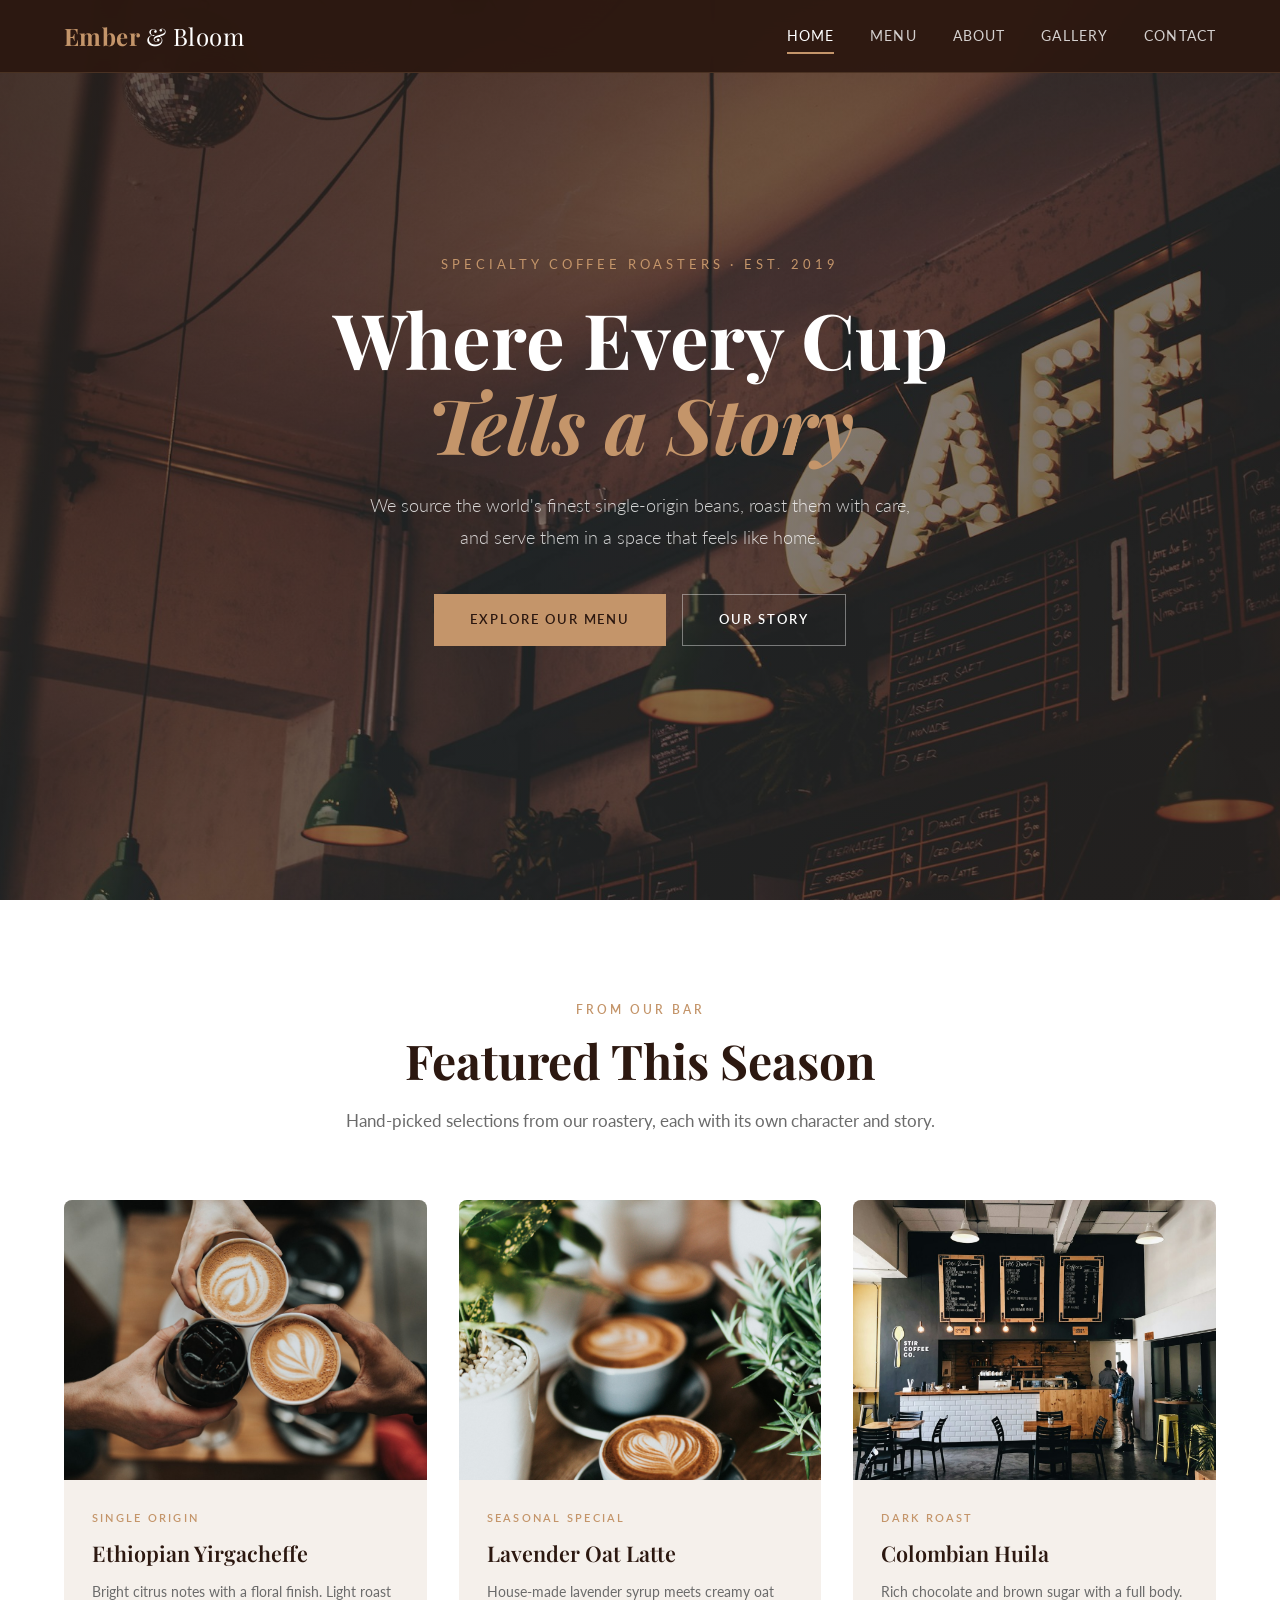
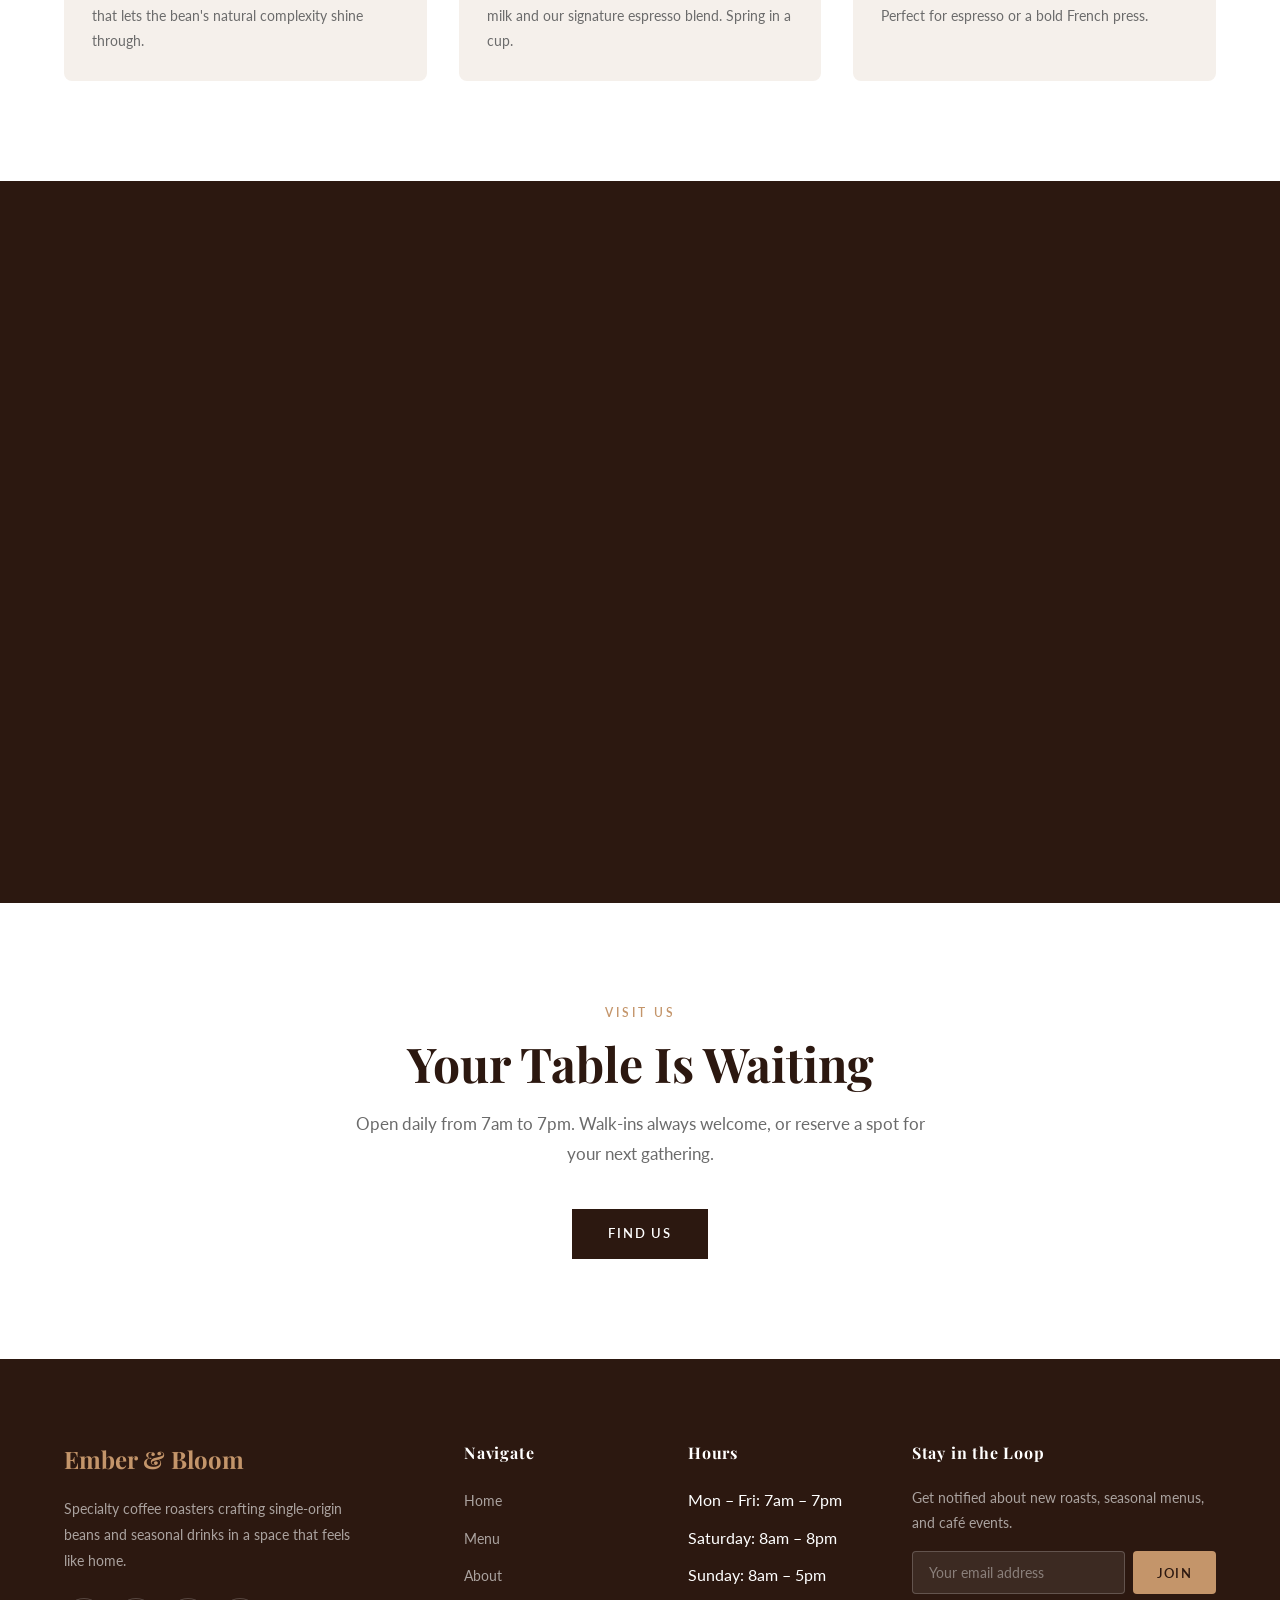
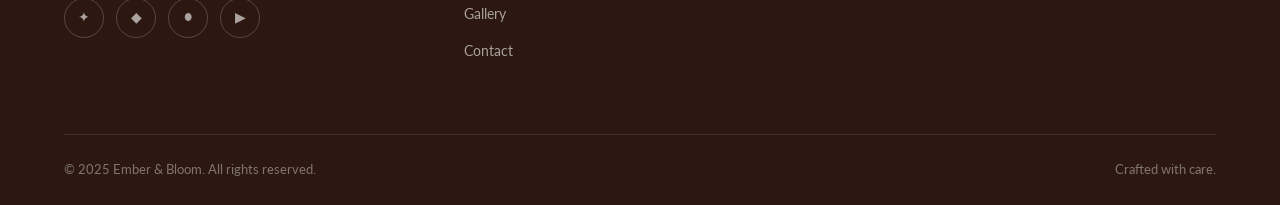
<file: index.html>
<!DOCTYPE html>
<html lang="en">
<head>
    <meta charset="UTF-8">
    <meta name="viewport" content="width=device-width, initial-scale=1.0">
    <title>Ember & Bloom — Specialty Coffee & Café</title>
    <meta name="description" content="Ember & Bloom is a specialty coffee roaster and café crafting single-origin beans, seasonal drinks, and artisan pastries in a warm, inviting space.">
    <link rel="preconnect" href="https://fonts.googleapis.com">
    <link rel="preconnect" href="https://fonts.gstatic.com" crossorigin>
    <link href="https://fonts.googleapis.com/css2?family=Playfair+Display:ital,wght@0,400;0,600;0,700;1,400;1,600&family=Lato:wght@300;400;600;700&display=swap" rel="stylesheet">
    <link rel="stylesheet" href="css/style.css">
    <link rel="icon" href="data:image/svg+xml,<svg xmlns='http://www.w3.org/2000/svg' viewBox='0 0 100 100'><text y='.9em' font-size='90'>☕</text></svg>">
</head>
<body>

    <!-- Navigation -->
    <nav class="nav">
        <div class="nav-inner">
            <a href="index.html" class="nav-logo">Ember <span>& Bloom</span></a>
            <div class="nav-links">
                <a href="index.html" class="active">Home</a>
                <a href="menu.html">Menu</a>
                <a href="about.html">About</a>
                <a href="gallery.html">Gallery</a>
                <a href="contact.html">Contact</a>
            </div>
            <button class="nav-toggle" aria-label="Toggle menu">
                <span></span>
                <span></span>
                <span></span>
            </button>
        </div>
    </nav>

    <!-- Hero Section -->
    <section class="hero">
        <div class="hero-bg" style="background-image: url('images/hero.jpg')"></div>
        <div class="hero-overlay"></div>
        <div class="hero-content">
            <p class="hero-label">Specialty Coffee Roasters · Est. 2019</p>
            <h1>Where Every Cup <em>Tells a Story</em></h1>
            <p class="hero-subtitle">We source the world's finest single-origin beans, roast them with care, and serve them in a space that feels like home.</p>
            <div class="hero-buttons">
                <a href="menu.html" class="btn btn-primary">Explore Our Menu</a>
                <a href="about.html" class="btn btn-outline">Our Story</a>
            </div>
        </div>
    </section>

    <!-- Featured Section -->
    <section class="section featured">
        <div class="container">
            <div class="section-header fade-in">
                <p class="section-label">From Our Bar</p>
                <h2 class="section-title">Featured This Season</h2>
                <p class="section-subtitle">Hand-picked selections from our roastery, each with its own character and story.</p>
            </div>
            <div class="featured-grid">
                <div class="featured-card fade-in">
                    <div class="featured-card-img">
                        <img src="images/gallery1.jpg" alt="Ethiopian Yirgacheffe pour over coffee">
                    </div>
                    <div class="featured-card-body">
                        <p class="featured-card-tag">Single Origin</p>
                        <h3 class="featured-card-title">Ethiopian Yirgacheffe</h3>
                        <p class="featured-card-desc">Bright citrus notes with a floral finish. Light roast that lets the bean's natural complexity shine through.</p>
                    </div>
                </div>
                <div class="featured-card fade-in">
                    <div class="featured-card-img">
                        <img src="images/menu.jpg" alt="Oat milk lavender latte">
                    </div>
                    <div class="featured-card-body">
                        <p class="featured-card-tag">Seasonal Special</p>
                        <h3 class="featured-card-title">Lavender Oat Latte</h3>
                        <p class="featured-card-desc">House-made lavender syrup meets creamy oat milk and our signature espresso blend. Spring in a cup.</p>
                    </div>
                </div>
                <div class="featured-card fade-in">
                    <div class="featured-card-img">
                        <img src="images/gallery4.jpg" alt="Colombian Huila dark roast beans">
                    </div>
                    <div class="featured-card-body">
                        <p class="featured-card-tag">Dark Roast</p>
                        <h3 class="featured-card-title">Colombian Huila</h3>
                        <p class="featured-card-desc">Rich chocolate and brown sugar with a full body. Perfect for espresso or a bold French press.</p>
                    </div>
                </div>
            </div>
        </div>
    </section>

    <!-- Story Teaser -->
    <section class="section story-teaser">
        <div class="container">
            <div class="story-teaser-grid">
                <div class="story-teaser-img fade-in">
                    <img src="images/story.jpg" alt="Coffee beans being roasted at Ember & Bloom">
                </div>
                <div class="story-teaser-text fade-in">
                    <p class="section-label">Our Story</p>
                    <h2 class="section-title">Roasted with Intention</h2>
                    <p>It started with a simple belief: coffee should be more than a morning ritual. It should be an experience — from the farmers who grow it, to the hands that roast it, to the moment it touches your lips. At Ember & Bloom, every batch is roasted in small lots right here in our café, letting you taste the difference that care and craft make.</p>
                    <a href="about.html" class="btn btn-primary">Read Our Story</a>
                    <div class="story-stats">
                        <div>
                            <div class="story-stat-number">12+</div>
                            <div class="story-stat-label">Origin Countries</div>
                        </div>
                        <div>
                            <div class="story-stat-number">6</div>
                            <div class="story-stat-label">Years Roasting</div>
                        </div>
                        <div>
                            <div class="story-stat-number">50k+</div>
                            <div class="story-stat-label">Cups Served</div>
                        </div>
                    </div>
                </div>
            </div>
        </div>
    </section>

    <!-- CTA Section -->
    <section class="section" style="background: var(--color-white); text-align: center;">
        <div class="container fade-in">
            <p class="section-label">Visit Us</p>
            <h2 class="section-title" style="margin-bottom: 16px;">Your Table Is Waiting</h2>
            <p class="section-subtitle" style="margin-bottom: 40px;">Open daily from 7am to 7pm. Walk-ins always welcome, or reserve a spot for your next gathering.</p>
            <a href="contact.html" class="btn btn-dark">Find Us</a>
        </div>
    </section>

    <!-- Footer -->
    <footer class="footer">
        <div class="container">
            <div class="footer-grid">
                <div class="footer-brand">
                    <h3>Ember & Bloom</h3>
                    <p>Specialty coffee roasters crafting single-origin beans and seasonal drinks in a space that feels like home.</p>
                    <div class="footer-social">
                        <a href="#" aria-label="Instagram">✦</a>
                        <a href="#" aria-label="Facebook">◆</a>
                        <a href="#" aria-label="Twitter">●</a>
                        <a href="#" aria-label="TikTok">▶</a>
                    </div>
                </div>
                <div>
                    <h4>Navigate</h4>
                    <ul class="footer-links">
                        <li><a href="index.html">Home</a></li>
                        <li><a href="menu.html">Menu</a></li>
                        <li><a href="about.html">About</a></li>
                        <li><a href="gallery.html">Gallery</a></li>
                        <li><a href="contact.html">Contact</a></li>
                    </ul>
                </div>
                <div>
                    <h4>Hours</h4>
                    <ul class="footer-links">
                        <li>Mon – Fri: 7am – 7pm</li>
                        <li>Saturday: 8am – 8pm</li>
                        <li>Sunday: 8am – 5pm</li>
                    </ul>
                </div>
                <div class="footer-newsletter">
                    <h4>Stay in the Loop</h4>
                    <p>Get notified about new roasts, seasonal menus, and café events.</p>
                    <form class="footer-newsletter-form">
                        <input type="email" placeholder="Your email address" required>
                        <button type="submit">Join</button>
                    </form>
                </div>
            </div>
            <div class="footer-bottom">
                <span>© 2025 Ember & Bloom. All rights reserved.</span>
                <span>Crafted with care.</span>
            </div>
        </div>
    </footer>

    <script src="js/main.js"></script>
</body>
</html>
</file>
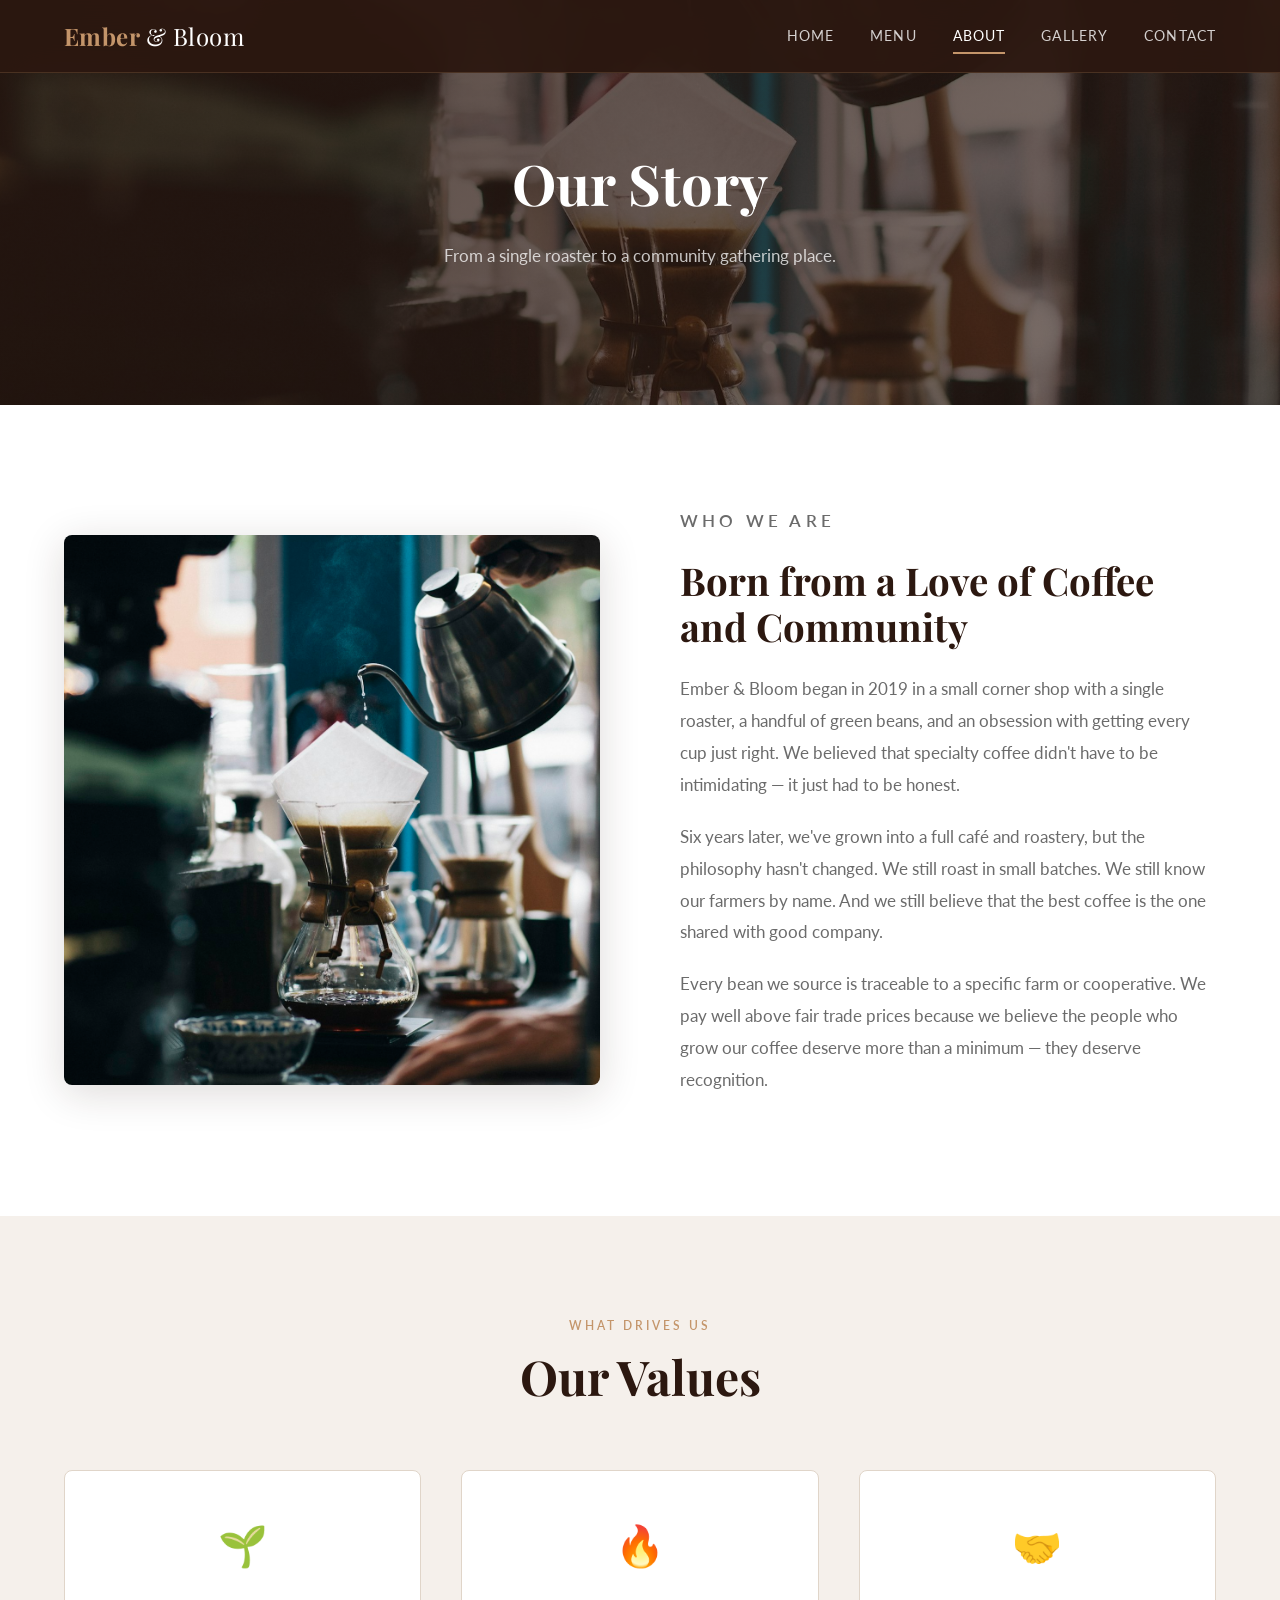
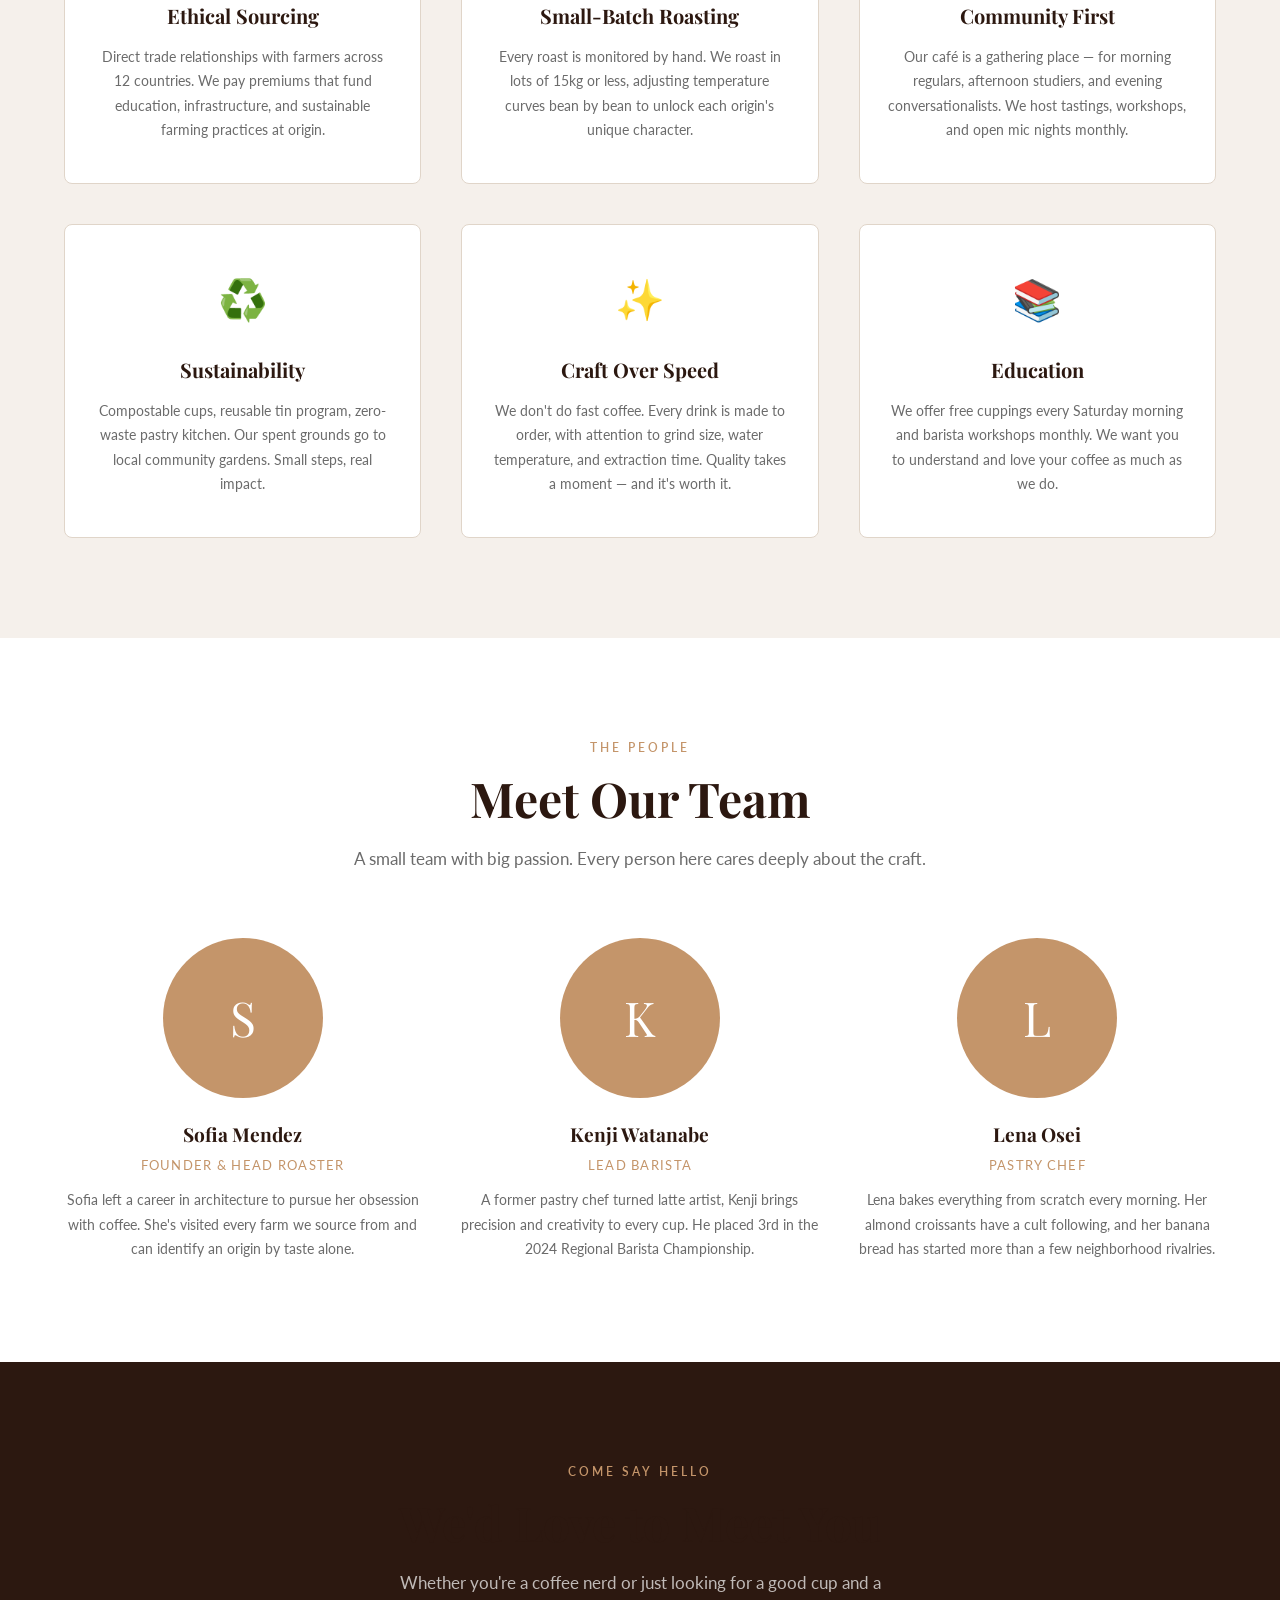
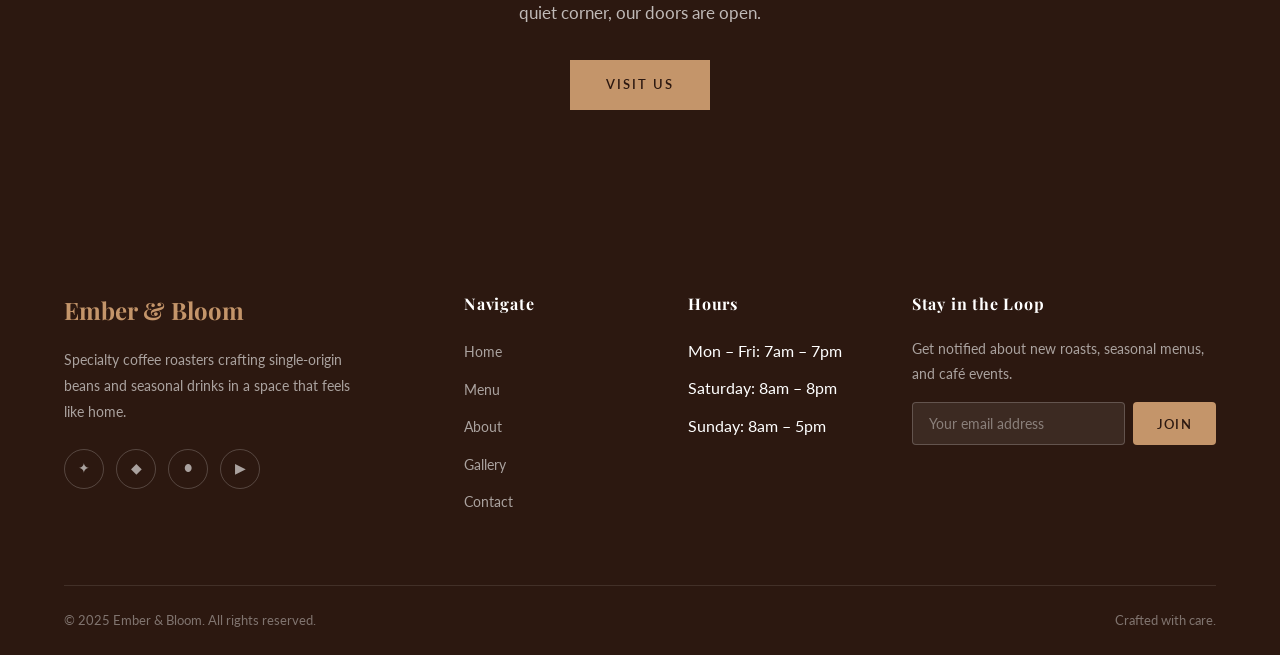
<file: about.html>
<!DOCTYPE html>
<html lang="en">
<head>
    <meta charset="UTF-8">
    <meta name="viewport" content="width=device-width, initial-scale=1.0">
    <title>About — Ember & Bloom</title>
    <meta name="description" content="Learn about Ember & Bloom's story, our team, and our commitment to ethically sourced, expertly roasted specialty coffee.">
    <link rel="preconnect" href="https://fonts.googleapis.com">
    <link rel="preconnect" href="https://fonts.gstatic.com" crossorigin>
    <link href="https://fonts.googleapis.com/css2?family=Playfair+Display:ital,wght@0,400;0,600;0,700;1,400;1,600&family=Lato:wght@300;400;600;700&display=swap" rel="stylesheet">
    <link rel="stylesheet" href="css/style.css">
    <link rel="icon" href="data:image/svg+xml,<svg xmlns='http://www.w3.org/2000/svg' viewBox='0 0 100 100'><text y='.9em' font-size='90'>☕</text></svg>">
</head>
<body>

    <!-- Navigation -->
    <nav class="nav">
        <div class="nav-inner">
            <a href="index.html" class="nav-logo">Ember <span>& Bloom</span></a>
            <div class="nav-links">
                <a href="index.html">Home</a>
                <a href="menu.html">Menu</a>
                <a href="about.html" class="active">About</a>
                <a href="gallery.html">Gallery</a>
                <a href="contact.html">Contact</a>
            </div>
            <button class="nav-toggle" aria-label="Toggle menu">
                <span></span>
                <span></span>
                <span></span>
            </button>
        </div>
    </nav>

    <!-- Hero -->
    <section class="page-hero">
        <div class="hero-bg" style="background-image: url('images/about.jpg')"></div>
        <div class="hero-overlay"></div>
        <div class="page-hero-content">
            <h1>Our Story</h1>
            <p>From a single roaster to a community gathering place.</p>
        </div>
    </section>

    <!-- Intro Section -->
    <section class="section about-intro">
        <div class="container">
            <div class="about-intro-grid">
                <div class="about-intro-img fade-in">
                    <img src="images/about.jpg" alt="Barista crafting a latte at Ember & Bloom">
                </div>
                <div class="about-intro-text fade-in">
                    <p class="section-label" style="text-align: left;">Who We Are</p>
                    <h2>Born from a Love of Coffee and Community</h2>
                    <p>Ember & Bloom began in 2019 in a small corner shop with a single roaster, a handful of green beans, and an obsession with getting every cup just right. We believed that specialty coffee didn't have to be intimidating — it just had to be honest.</p>
                    <p>Six years later, we've grown into a full café and roastery, but the philosophy hasn't changed. We still roast in small batches. We still know our farmers by name. And we still believe that the best coffee is the one shared with good company.</p>
                    <p>Every bean we source is traceable to a specific farm or cooperative. We pay well above fair trade prices because we believe the people who grow our coffee deserve more than a minimum — they deserve recognition.</p>
                </div>
            </div>
        </div>
    </section>

    <!-- Values -->
    <section class="section" style="background: var(--color-cream);">
        <div class="container">
            <div class="section-header fade-in">
                <p class="section-label">What Drives Us</p>
                <h2 class="section-title">Our Values</h2>
            </div>
            <div class="values-grid">
                <div class="value-card fade-in">
                    <div class="value-icon">🌱</div>
                    <h3>Ethical Sourcing</h3>
                    <p>Direct trade relationships with farmers across 12 countries. We pay premiums that fund education, infrastructure, and sustainable farming practices at origin.</p>
                </div>
                <div class="value-card fade-in">
                    <div class="value-icon">🔥</div>
                    <h3>Small-Batch Roasting</h3>
                    <p>Every roast is monitored by hand. We roast in lots of 15kg or less, adjusting temperature curves bean by bean to unlock each origin's unique character.</p>
                </div>
                <div class="value-card fade-in">
                    <div class="value-icon">🤝</div>
                    <h3>Community First</h3>
                    <p>Our café is a gathering place — for morning regulars, afternoon studiers, and evening conversationalists. We host tastings, workshops, and open mic nights monthly.</p>
                </div>
                <div class="value-card fade-in">
                    <div class="value-icon">♻️</div>
                    <h3>Sustainability</h3>
                    <p>Compostable cups, reusable tin program, zero-waste pastry kitchen. Our spent grounds go to local community gardens. Small steps, real impact.</p>
                </div>
                <div class="value-card fade-in">
                    <div class="value-icon">✨</div>
                    <h3>Craft Over Speed</h3>
                    <p>We don't do fast coffee. Every drink is made to order, with attention to grind size, water temperature, and extraction time. Quality takes a moment — and it's worth it.</p>
                </div>
                <div class="value-card fade-in">
                    <div class="value-icon">📚</div>
                    <h3>Education</h3>
                    <p>We offer free cuppings every Saturday morning and barista workshops monthly. We want you to understand and love your coffee as much as we do.</p>
                </div>
            </div>
        </div>
    </section>

    <!-- Team -->
    <section class="section" style="background: var(--color-white);">
        <div class="container">
            <div class="section-header fade-in">
                <p class="section-label">The People</p>
                <h2 class="section-title">Meet Our Team</h2>
                <p class="section-subtitle">A small team with big passion. Every person here cares deeply about the craft.</p>
            </div>
            <div class="team-grid">
                <div class="team-card fade-in">
                    <div class="team-avatar">S</div>
                    <h4>Sofia Mendez</h4>
                    <p class="team-role">Founder & Head Roaster</p>
                    <p>Sofia left a career in architecture to pursue her obsession with coffee. She's visited every farm we source from and can identify an origin by taste alone.</p>
                </div>
                <div class="team-card fade-in">
                    <div class="team-avatar">K</div>
                    <h4>Kenji Watanabe</h4>
                    <p class="team-role">Lead Barista</p>
                    <p>A former pastry chef turned latte artist, Kenji brings precision and creativity to every cup. He placed 3rd in the 2024 Regional Barista Championship.</p>
                </div>
                <div class="team-card fade-in">
                    <div class="team-avatar">L</div>
                    <h4>Lena Osei</h4>
                    <p class="team-role">Pastry Chef</p>
                    <p>Lena bakes everything from scratch every morning. Her almond croissants have a cult following, and her banana bread has started more than a few neighborhood rivalries.</p>
                </div>
            </div>
        </div>
    </section>

    <!-- CTA -->
    <section class="section story-teaser">
        <div class="container fade-in" style="text-align: center;">
            <p class="section-label">Come Say Hello</p>
            <h2 class="section-title" style="margin-bottom: 16px;">We'd Love to Meet You</h2>
            <p style="color: rgba(255,255,255,0.7); max-width: 500px; margin: 0 auto 32px; font-size: 1.05rem; line-height: 1.8;">Whether you're a coffee nerd or just looking for a good cup and a quiet corner, our doors are open.</p>
            <a href="contact.html" class="btn btn-primary">Visit Us</a>
        </div>
    </section>

    <!-- Footer -->
    <footer class="footer">
        <div class="container">
            <div class="footer-grid">
                <div class="footer-brand">
                    <h3>Ember & Bloom</h3>
                    <p>Specialty coffee roasters crafting single-origin beans and seasonal drinks in a space that feels like home.</p>
                    <div class="footer-social">
                        <a href="#" aria-label="Instagram">✦</a>
                        <a href="#" aria-label="Facebook">◆</a>
                        <a href="#" aria-label="Twitter">●</a>
                        <a href="#" aria-label="TikTok">▶</a>
                    </div>
                </div>
                <div>
                    <h4>Navigate</h4>
                    <ul class="footer-links">
                        <li><a href="index.html">Home</a></li>
                        <li><a href="menu.html">Menu</a></li>
                        <li><a href="about.html">About</a></li>
                        <li><a href="gallery.html">Gallery</a></li>
                        <li><a href="contact.html">Contact</a></li>
                    </ul>
                </div>
                <div>
                    <h4>Hours</h4>
                    <ul class="footer-links">
                        <li>Mon – Fri: 7am – 7pm</li>
                        <li>Saturday: 8am – 8pm</li>
                        <li>Sunday: 8am – 5pm</li>
                    </ul>
                </div>
                <div class="footer-newsletter">
                    <h4>Stay in the Loop</h4>
                    <p>Get notified about new roasts, seasonal menus, and café events.</p>
                    <form class="footer-newsletter-form">
                        <input type="email" placeholder="Your email address" required>
                        <button type="submit">Join</button>
                    </form>
                </div>
            </div>
            <div class="footer-bottom">
                <span>© 2025 Ember & Bloom. All rights reserved.</span>
                <span>Crafted with care.</span>
            </div>
        </div>
    </footer>

    <script src="js/main.js"></script>
</body>
</html>
</file>
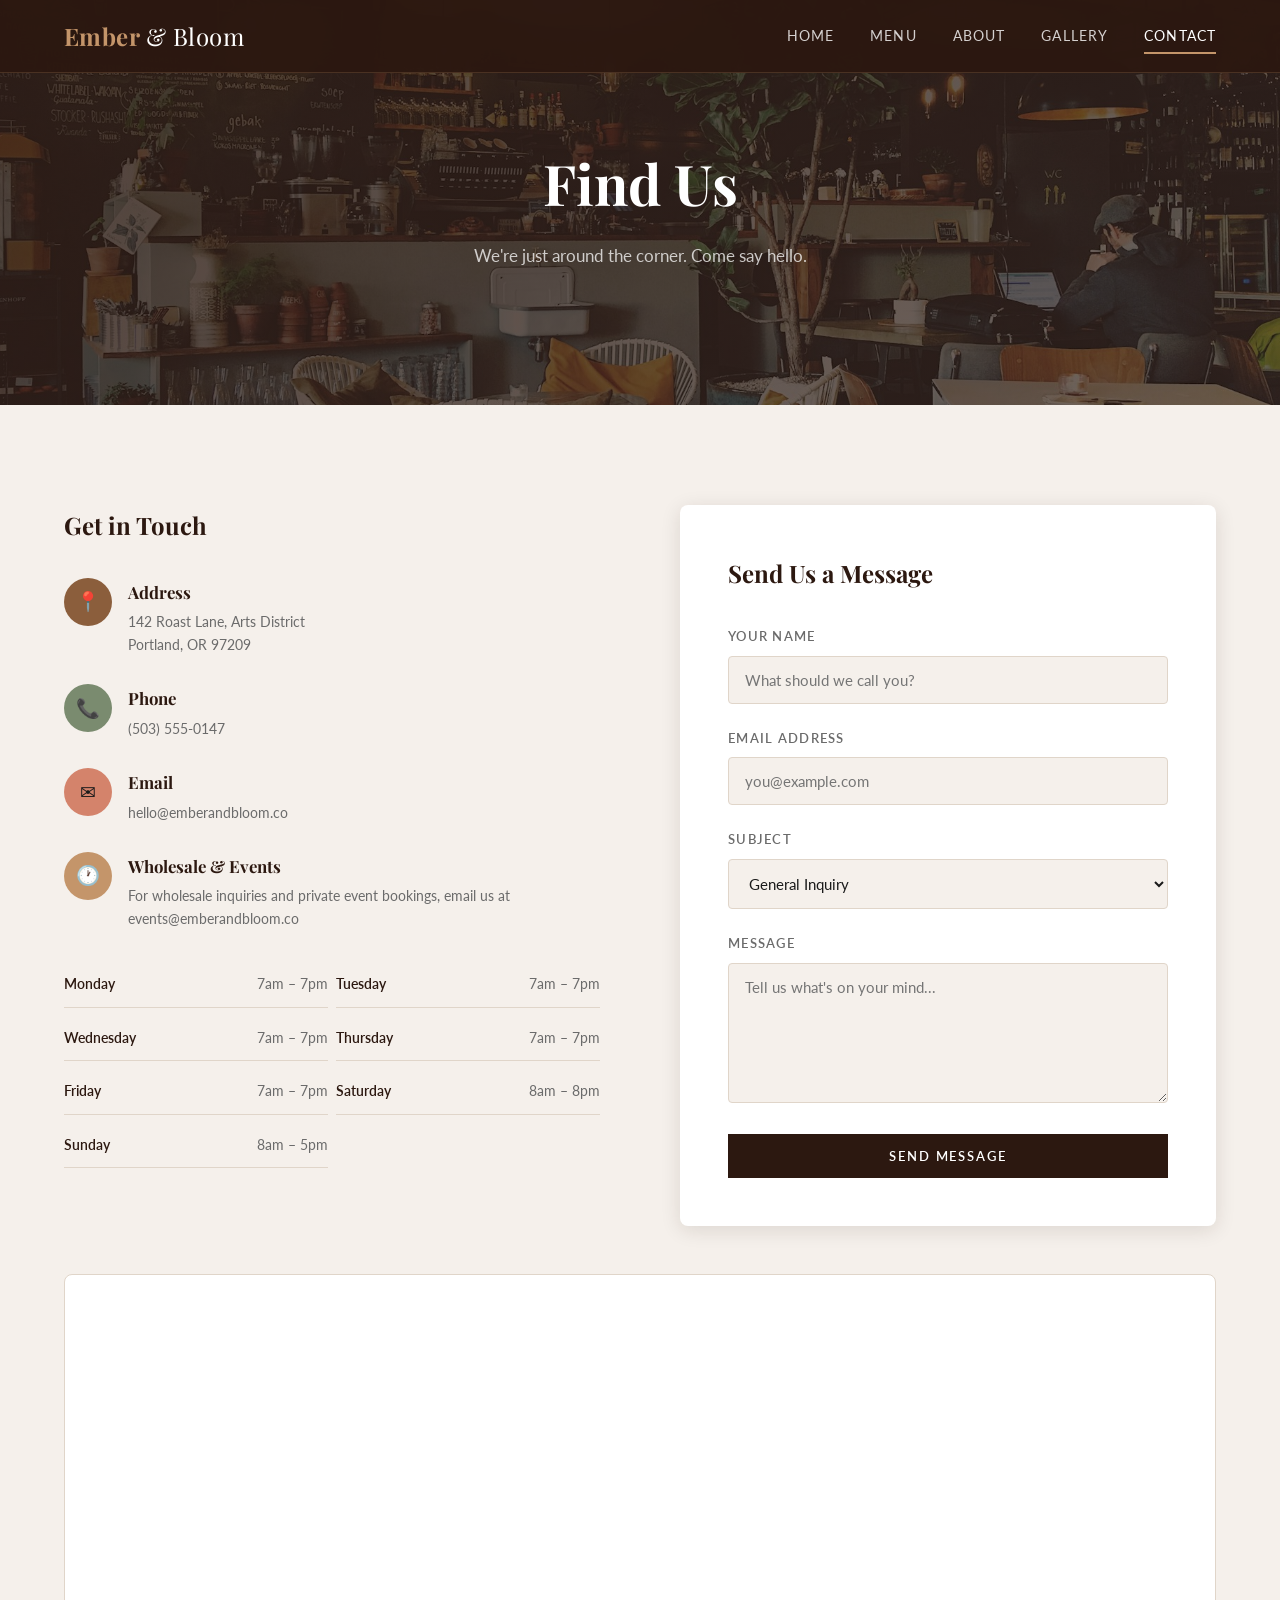
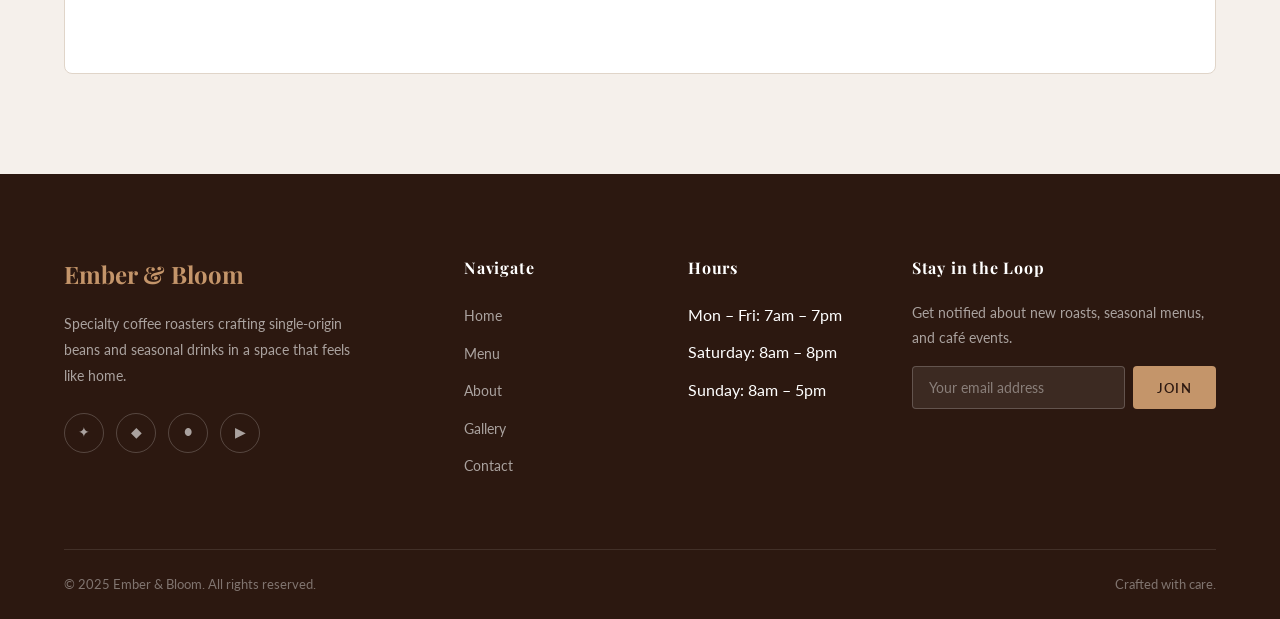
<file: contact.html>
<!DOCTYPE html>
<html lang="en">
<head>
    <meta charset="UTF-8">
    <meta name="viewport" content="width=device-width, initial-scale=1.0">
    <title>Contact — Ember & Bloom</title>
    <meta name="description" content="Find Ember & Bloom café. View our hours, location, and get in touch for events, wholesale inquiries, or just to say hello.">
    <link rel="preconnect" href="https://fonts.googleapis.com">
    <link rel="preconnect" href="https://fonts.gstatic.com" crossorigin>
    <link href="https://fonts.googleapis.com/css2?family=Playfair+Display:ital,wght@0,400;0,600;0,700;1,400;1,600&family=Lato:wght@300;400;600;700&display=swap" rel="stylesheet">
    <link rel="stylesheet" href="css/style.css">
    <link rel="icon" href="data:image/svg+xml,<svg xmlns='http://www.w3.org/2000/svg' viewBox='0 0 100 100'><text y='.9em' font-size='90'>☕</text></svg>">
</head>
<body>

    <!-- Navigation -->
    <nav class="nav">
        <div class="nav-inner">
            <a href="index.html" class="nav-logo">Ember <span>& Bloom</span></a>
            <div class="nav-links">
                <a href="index.html">Home</a>
                <a href="menu.html">Menu</a>
                <a href="about.html">About</a>
                <a href="gallery.html">Gallery</a>
                <a href="contact.html" class="active">Contact</a>
            </div>
            <button class="nav-toggle" aria-label="Toggle menu">
                <span></span>
                <span></span>
                <span></span>
            </button>
        </div>
    </nav>

    <!-- Hero -->
    <section class="page-hero">
        <div class="hero-bg" style="background-image: url('images/contact.jpg')"></div>
        <div class="hero-overlay"></div>
        <div class="page-hero-content">
            <h1>Find Us</h1>
            <p>We're just around the corner. Come say hello.</p>
        </div>
    </section>

    <!-- Contact Content -->
    <section class="section" style="background: var(--color-cream);">
        <div class="container">
            <div class="contact-grid">
                <!-- Info Side -->
                <div class="contact-info fade-in">
                    <h3>Get in Touch</h3>

                    <div class="contact-detail">
                        <div class="contact-detail-icon" style="background: var(--color-warm);">📍</div>
                        <div>
                            <h4>Address</h4>
                            <p>142 Roast Lane, Arts District<br>Portland, OR 97209</p>
                        </div>
                    </div>

                    <div class="contact-detail">
                        <div class="contact-detail-icon" style="background: var(--color-sage);">📞</div>
                        <div>
                            <h4>Phone</h4>
                            <p>(503) 555-0147</p>
                        </div>
                    </div>

                    <div class="contact-detail">
                        <div class="contact-detail-icon" style="background: var(--color-coral);">✉</div>
                        <div>
                            <h4>Email</h4>
                            <p>hello@emberandbloom.co</p>
                        </div>
                    </div>

                    <div class="contact-detail">
                        <div class="contact-detail-icon" style="background: var(--color-accent);">🕐</div>
                        <div>
                            <h4>Wholesale & Events</h4>
                            <p>For wholesale inquiries and private event bookings, email us at events@emberandbloom.co</p>
                        </div>
                    </div>

                    <div class="hours-grid">
                        <div class="hours-item">
                            <span class="day">Monday</span>
                            <span class="time">7am – 7pm</span>
                        </div>
                        <div class="hours-item">
                            <span class="day">Tuesday</span>
                            <span class="time">7am – 7pm</span>
                        </div>
                        <div class="hours-item">
                            <span class="day">Wednesday</span>
                            <span class="time">7am – 7pm</span>
                        </div>
                        <div class="hours-item">
                            <span class="day">Thursday</span>
                            <span class="time">7am – 7pm</span>
                        </div>
                        <div class="hours-item">
                            <span class="day">Friday</span>
                            <span class="time">7am – 7pm</span>
                        </div>
                        <div class="hours-item">
                            <span class="day">Saturday</span>
                            <span class="time">8am – 8pm</span>
                        </div>
                        <div class="hours-item">
                            <span class="day">Sunday</span>
                            <span class="time">8am – 5pm</span>
                        </div>
                    </div>
                </div>

                <!-- Form Side -->
                <div class="contact-form fade-in">
                    <h3>Send Us a Message</h3>
                    <form id="contactForm">
                        <div class="form-group">
                            <label for="name">Your Name</label>
                            <input type="text" id="name" name="name" placeholder="What should we call you?" required>
                        </div>
                        <div class="form-group">
                            <label for="email">Email Address</label>
                            <input type="email" id="email" name="email" placeholder="you@example.com" required>
                        </div>
                        <div class="form-group">
                            <label for="subject">Subject</label>
                            <select id="subject" name="subject">
                                <option value="general">General Inquiry</option>
                                <option value="catering">Catering & Events</option>
                                <option value="wholesale">Wholesale</option>
                                <option value="feedback">Feedback</option>
                                <option value="other">Other</option>
                            </select>
                        </div>
                        <div class="form-group">
                            <label for="message">Message</label>
                            <textarea id="message" name="message" placeholder="Tell us what's on your mind..." required></textarea>
                        </div>
                        <button type="submit" class="btn btn-dark" style="width: 100%;">Send Message</button>
                    </form>
                </div>
            </div>

            <!-- Map -->
            <div class="map-container fade-in">
                <iframe src="https://www.google.com/maps/embed?pb=!1m18!1m12!1m3!1d2795.8!2d-122.6784!3d45.5231!2m3!1f0!2f0!3f0!3m2!1i1024!2i768!4f13.1!3m3!1m2!1s0x0%3A0x0!2zNDXCsDMxJzIzLjEiTiAxMjLCsDQwJzQyLjIiVw!5e0!3m2!1sen!2sus!4v1" allowfullscreen="" loading="lazy" referrerpolicy="no-referrer-when-downgrade" title="Ember & Bloom location map"></iframe>
            </div>
        </div>
    </section>

    <!-- Footer -->
    <footer class="footer">
        <div class="container">
            <div class="footer-grid">
                <div class="footer-brand">
                    <h3>Ember & Bloom</h3>
                    <p>Specialty coffee roasters crafting single-origin beans and seasonal drinks in a space that feels like home.</p>
                    <div class="footer-social">
                        <a href="#" aria-label="Instagram">✦</a>
                        <a href="#" aria-label="Facebook">◆</a>
                        <a href="#" aria-label="Twitter">●</a>
                        <a href="#" aria-label="TikTok">▶</a>
                    </div>
                </div>
                <div>
                    <h4>Navigate</h4>
                    <ul class="footer-links">
                        <li><a href="index.html">Home</a></li>
                        <li><a href="menu.html">Menu</a></li>
                        <li><a href="about.html">About</a></li>
                        <li><a href="gallery.html">Gallery</a></li>
                        <li><a href="contact.html">Contact</a></li>
                    </ul>
                </div>
                <div>
                    <h4>Hours</h4>
                    <ul class="footer-links">
                        <li>Mon – Fri: 7am – 7pm</li>
                        <li>Saturday: 8am – 8pm</li>
                        <li>Sunday: 8am – 5pm</li>
                    </ul>
                </div>
                <div class="footer-newsletter">
                    <h4>Stay in the Loop</h4>
                    <p>Get notified about new roasts, seasonal menus, and café events.</p>
                    <form class="footer-newsletter-form">
                        <input type="email" placeholder="Your email address" required>
                        <button type="submit">Join</button>
                    </form>
                </div>
            </div>
            <div class="footer-bottom">
                <span>© 2025 Ember & Bloom. All rights reserved.</span>
                <span>Crafted with care.</span>
            </div>
        </div>
    </footer>

    <script src="js/main.js"></script>
</body>
</html>
</file>
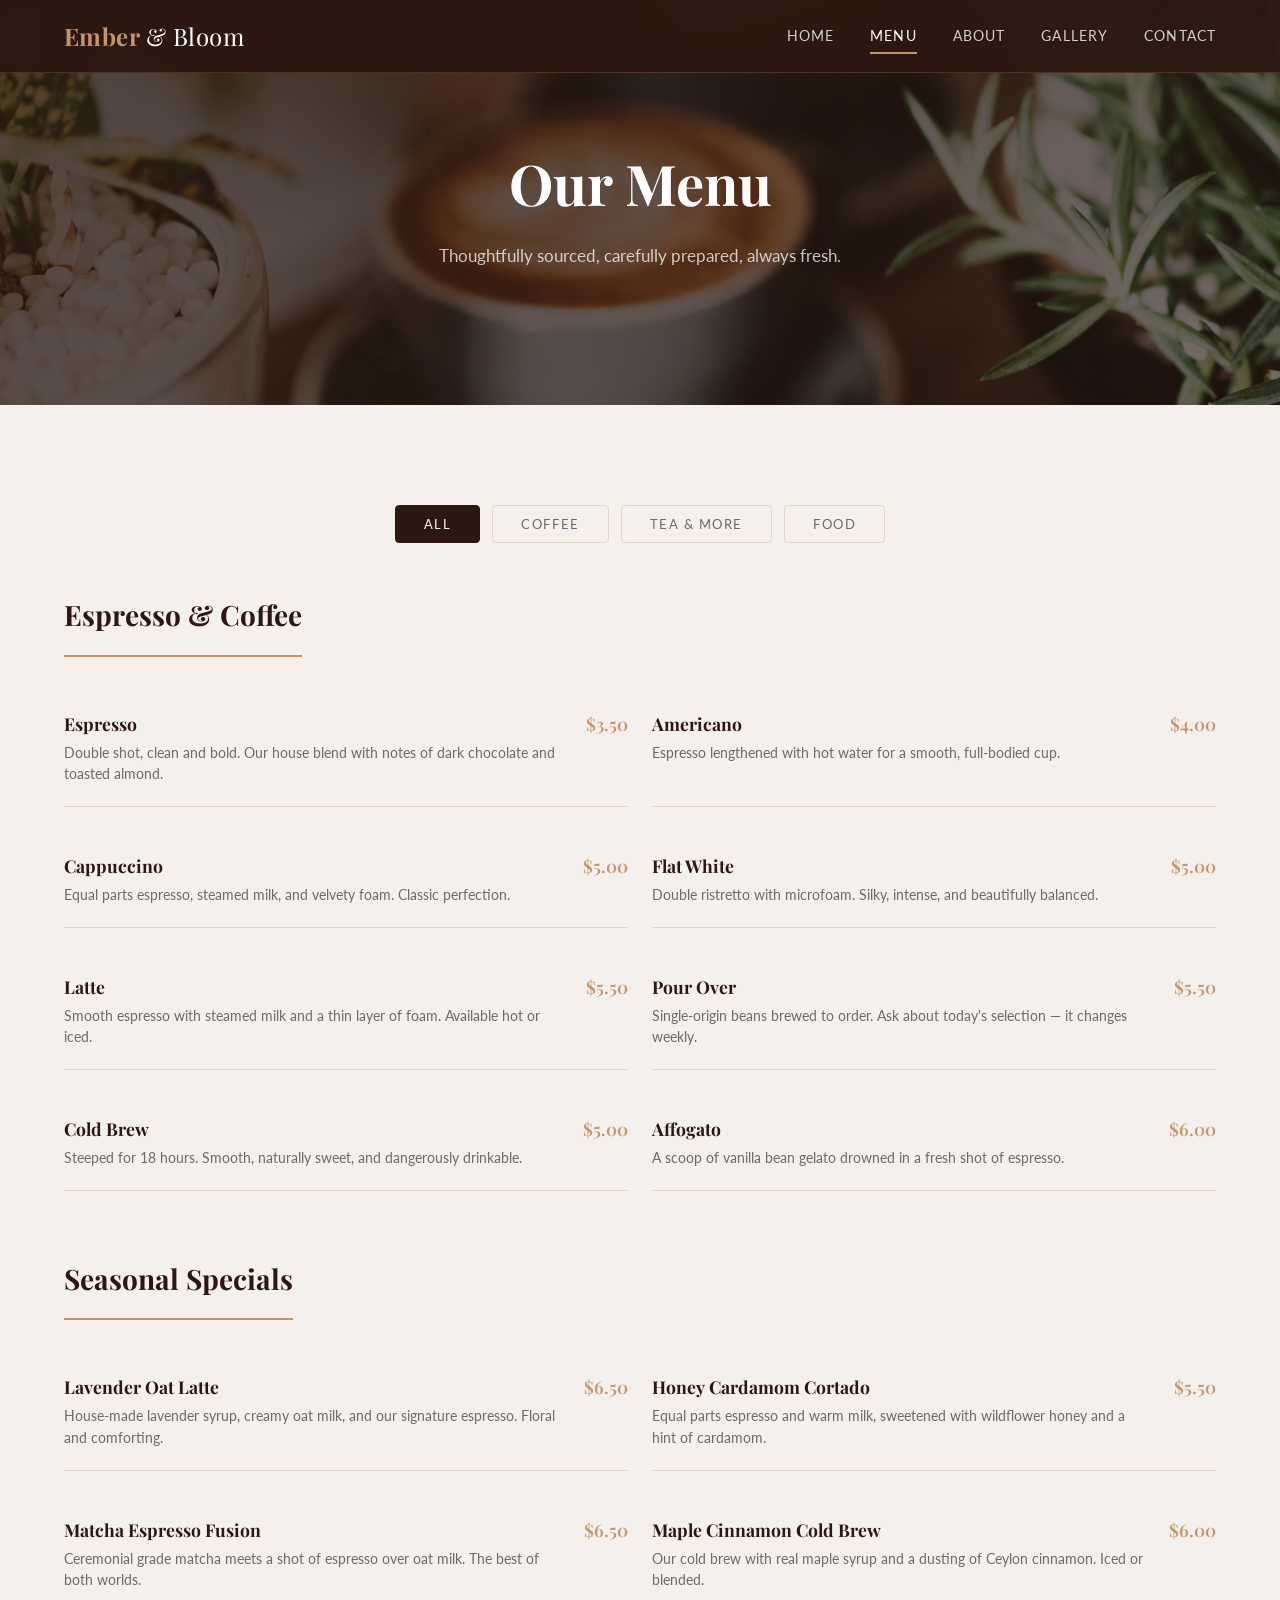
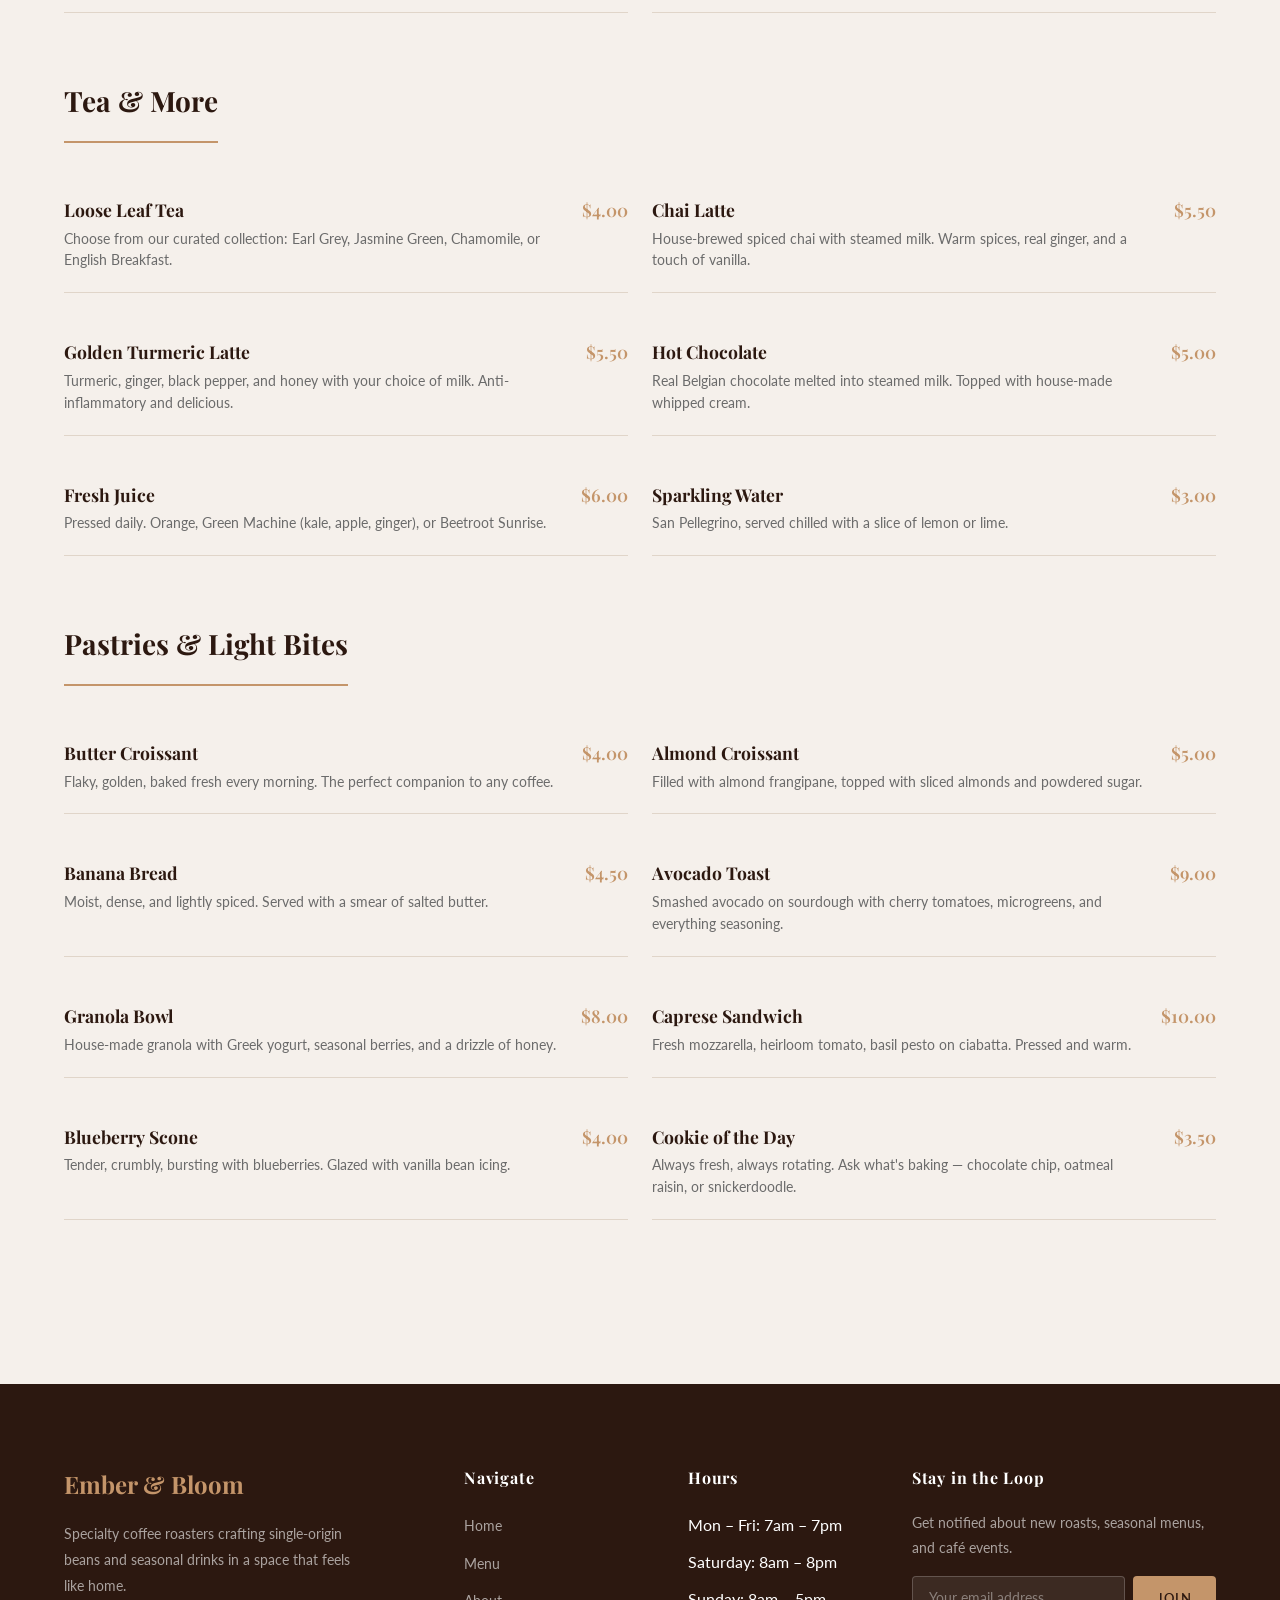
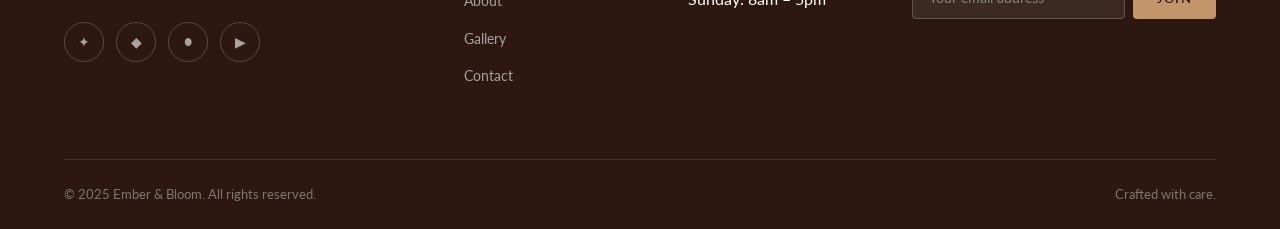
<file: menu.html>
<!DOCTYPE html>
<html lang="en">
<head>
    <meta charset="UTF-8">
    <meta name="viewport" content="width=device-width, initial-scale=1.0">
    <title>Menu — Ember & Bloom</title>
    <meta name="description" content="Explore the full menu at Ember & Bloom. Specialty espresso drinks, pour-overs, seasonal creations, fresh pastries, and light bites.">
    <link rel="preconnect" href="https://fonts.googleapis.com">
    <link rel="preconnect" href="https://fonts.gstatic.com" crossorigin>
    <link href="https://fonts.googleapis.com/css2?family=Playfair+Display:ital,wght@0,400;0,600;0,700;1,400;1,600&family=Lato:wght@300;400;600;700&display=swap" rel="stylesheet">
    <link rel="stylesheet" href="css/style.css">
    <link rel="icon" href="data:image/svg+xml,<svg xmlns='http://www.w3.org/2000/svg' viewBox='0 0 100 100'><text y='.9em' font-size='90'>☕</text></svg>">
</head>
<body>

    <!-- Navigation -->
    <nav class="nav">
        <div class="nav-inner">
            <a href="index.html" class="nav-logo">Ember <span>& Bloom</span></a>
            <div class="nav-links">
                <a href="index.html">Home</a>
                <a href="menu.html" class="active">Menu</a>
                <a href="about.html">About</a>
                <a href="gallery.html">Gallery</a>
                <a href="contact.html">Contact</a>
            </div>
            <button class="nav-toggle" aria-label="Toggle menu">
                <span></span>
                <span></span>
                <span></span>
            </button>
        </div>
    </nav>

    <!-- Hero -->
    <section class="page-hero">
        <div class="hero-bg" style="background-image: url('images/menu.jpg')"></div>
        <div class="hero-overlay"></div>
        <div class="page-hero-content">
            <h1>Our Menu</h1>
            <p>Thoughtfully sourced, carefully prepared, always fresh.</p>
        </div>
    </section>

    <!-- Menu Content -->
    <section class="section" style="background: var(--color-cream);">
        <div class="container">

            <!-- Category Filter -->
            <div class="menu-categories fade-in">
                <button class="menu-cat-btn active" data-cat="all">All</button>
                <button class="menu-cat-btn" data-cat="coffee">Coffee</button>
                <button class="menu-cat-btn" data-cat="tea">Tea & More</button>
                <button class="menu-cat-btn" data-cat="food">Food</button>
            </div>

            <!-- Espresso & Coffee -->
            <div class="menu-section fade-in" data-cat="coffee">
                <h3 class="menu-section-title">Espresso & Coffee</h3>
                <div class="menu-grid">
                    <div class="menu-item">
                        <div class="menu-item-info">
                            <h4>Espresso</h4>
                            <p>Double shot, clean and bold. Our house blend with notes of dark chocolate and toasted almond.</p>
                        </div>
                        <span class="menu-item-price">$3.50</span>
                    </div>
                    <div class="menu-item">
                        <div class="menu-item-info">
                            <h4>Americano</h4>
                            <p>Espresso lengthened with hot water for a smooth, full-bodied cup.</p>
                        </div>
                        <span class="menu-item-price">$4.00</span>
                    </div>
                    <div class="menu-item">
                        <div class="menu-item-info">
                            <h4>Cappuccino</h4>
                            <p>Equal parts espresso, steamed milk, and velvety foam. Classic perfection.</p>
                        </div>
                        <span class="menu-item-price">$5.00</span>
                    </div>
                    <div class="menu-item">
                        <div class="menu-item-info">
                            <h4>Flat White</h4>
                            <p>Double ristretto with microfoam. Silky, intense, and beautifully balanced.</p>
                        </div>
                        <span class="menu-item-price">$5.00</span>
                    </div>
                    <div class="menu-item">
                        <div class="menu-item-info">
                            <h4>Latte</h4>
                            <p>Smooth espresso with steamed milk and a thin layer of foam. Available hot or iced.</p>
                        </div>
                        <span class="menu-item-price">$5.50</span>
                    </div>
                    <div class="menu-item">
                        <div class="menu-item-info">
                            <h4>Pour Over</h4>
                            <p>Single-origin beans brewed to order. Ask about today's selection — it changes weekly.</p>
                        </div>
                        <span class="menu-item-price">$5.50</span>
                    </div>
                    <div class="menu-item">
                        <div class="menu-item-info">
                            <h4>Cold Brew</h4>
                            <p>Steeped for 18 hours. Smooth, naturally sweet, and dangerously drinkable.</p>
                        </div>
                        <span class="menu-item-price">$5.00</span>
                    </div>
                    <div class="menu-item">
                        <div class="menu-item-info">
                            <h4>Affogato</h4>
                            <p>A scoop of vanilla bean gelato drowned in a fresh shot of espresso.</p>
                        </div>
                        <span class="menu-item-price">$6.00</span>
                    </div>
                </div>
            </div>

            <!-- Seasonal Specials -->
            <div class="menu-section fade-in" data-cat="coffee">
                <h3 class="menu-section-title">Seasonal Specials</h3>
                <div class="menu-grid">
                    <div class="menu-item">
                        <div class="menu-item-info">
                            <h4>Lavender Oat Latte</h4>
                            <p>House-made lavender syrup, creamy oat milk, and our signature espresso. Floral and comforting.</p>
                        </div>
                        <span class="menu-item-price">$6.50</span>
                    </div>
                    <div class="menu-item">
                        <div class="menu-item-info">
                            <h4>Honey Cardamom Cortado</h4>
                            <p>Equal parts espresso and warm milk, sweetened with wildflower honey and a hint of cardamom.</p>
                        </div>
                        <span class="menu-item-price">$5.50</span>
                    </div>
                    <div class="menu-item">
                        <div class="menu-item-info">
                            <h4>Matcha Espresso Fusion</h4>
                            <p>Ceremonial grade matcha meets a shot of espresso over oat milk. The best of both worlds.</p>
                        </div>
                        <span class="menu-item-price">$6.50</span>
                    </div>
                    <div class="menu-item">
                        <div class="menu-item-info">
                            <h4>Maple Cinnamon Cold Brew</h4>
                            <p>Our cold brew with real maple syrup and a dusting of Ceylon cinnamon. Iced or blended.</p>
                        </div>
                        <span class="menu-item-price">$6.00</span>
                    </div>
                </div>
            </div>

            <!-- Tea & More -->
            <div class="menu-section fade-in" data-cat="tea">
                <h3 class="menu-section-title">Tea & More</h3>
                <div class="menu-grid">
                    <div class="menu-item">
                        <div class="menu-item-info">
                            <h4>Loose Leaf Tea</h4>
                            <p>Choose from our curated collection: Earl Grey, Jasmine Green, Chamomile, or English Breakfast.</p>
                        </div>
                        <span class="menu-item-price">$4.00</span>
                    </div>
                    <div class="menu-item">
                        <div class="menu-item-info">
                            <h4>Chai Latte</h4>
                            <p>House-brewed spiced chai with steamed milk. Warm spices, real ginger, and a touch of vanilla.</p>
                        </div>
                        <span class="menu-item-price">$5.50</span>
                    </div>
                    <div class="menu-item">
                        <div class="menu-item-info">
                            <h4>Golden Turmeric Latte</h4>
                            <p>Turmeric, ginger, black pepper, and honey with your choice of milk. Anti-inflammatory and delicious.</p>
                        </div>
                        <span class="menu-item-price">$5.50</span>
                    </div>
                    <div class="menu-item">
                        <div class="menu-item-info">
                            <h4>Hot Chocolate</h4>
                            <p>Real Belgian chocolate melted into steamed milk. Topped with house-made whipped cream.</p>
                        </div>
                        <span class="menu-item-price">$5.00</span>
                    </div>
                    <div class="menu-item">
                        <div class="menu-item-info">
                            <h4>Fresh Juice</h4>
                            <p>Pressed daily. Orange, Green Machine (kale, apple, ginger), or Beetroot Sunrise.</p>
                        </div>
                        <span class="menu-item-price">$6.00</span>
                    </div>
                    <div class="menu-item">
                        <div class="menu-item-info">
                            <h4>Sparkling Water</h4>
                            <p>San Pellegrino, served chilled with a slice of lemon or lime.</p>
                        </div>
                        <span class="menu-item-price">$3.00</span>
                    </div>
                </div>
            </div>

            <!-- Food -->
            <div class="menu-section fade-in" data-cat="food">
                <h3 class="menu-section-title">Pastries & Light Bites</h3>
                <div class="menu-grid">
                    <div class="menu-item">
                        <div class="menu-item-info">
                            <h4>Butter Croissant</h4>
                            <p>Flaky, golden, baked fresh every morning. The perfect companion to any coffee.</p>
                        </div>
                        <span class="menu-item-price">$4.00</span>
                    </div>
                    <div class="menu-item">
                        <div class="menu-item-info">
                            <h4>Almond Croissant</h4>
                            <p>Filled with almond frangipane, topped with sliced almonds and powdered sugar.</p>
                        </div>
                        <span class="menu-item-price">$5.00</span>
                    </div>
                    <div class="menu-item">
                        <div class="menu-item-info">
                            <h4>Banana Bread</h4>
                            <p>Moist, dense, and lightly spiced. Served with a smear of salted butter.</p>
                        </div>
                        <span class="menu-item-price">$4.50</span>
                    </div>
                    <div class="menu-item">
                        <div class="menu-item-info">
                            <h4>Avocado Toast</h4>
                            <p>Smashed avocado on sourdough with cherry tomatoes, microgreens, and everything seasoning.</p>
                        </div>
                        <span class="menu-item-price">$9.00</span>
                    </div>
                    <div class="menu-item">
                        <div class="menu-item-info">
                            <h4>Granola Bowl</h4>
                            <p>House-made granola with Greek yogurt, seasonal berries, and a drizzle of honey.</p>
                        </div>
                        <span class="menu-item-price">$8.00</span>
                    </div>
                    <div class="menu-item">
                        <div class="menu-item-info">
                            <h4>Caprese Sandwich</h4>
                            <p>Fresh mozzarella, heirloom tomato, basil pesto on ciabatta. Pressed and warm.</p>
                        </div>
                        <span class="menu-item-price">$10.00</span>
                    </div>
                    <div class="menu-item">
                        <div class="menu-item-info">
                            <h4>Blueberry Scone</h4>
                            <p>Tender, crumbly, bursting with blueberries. Glazed with vanilla bean icing.</p>
                        </div>
                        <span class="menu-item-price">$4.00</span>
                    </div>
                    <div class="menu-item">
                        <div class="menu-item-info">
                            <h4>Cookie of the Day</h4>
                            <p>Always fresh, always rotating. Ask what's baking — chocolate chip, oatmeal raisin, or snickerdoodle.</p>
                        </div>
                        <span class="menu-item-price">$3.50</span>
                    </div>
                </div>
            </div>

        </div>
    </section>

    <!-- Footer -->
    <footer class="footer">
        <div class="container">
            <div class="footer-grid">
                <div class="footer-brand">
                    <h3>Ember & Bloom</h3>
                    <p>Specialty coffee roasters crafting single-origin beans and seasonal drinks in a space that feels like home.</p>
                    <div class="footer-social">
                        <a href="#" aria-label="Instagram">✦</a>
                        <a href="#" aria-label="Facebook">◆</a>
                        <a href="#" aria-label="Twitter">●</a>
                        <a href="#" aria-label="TikTok">▶</a>
                    </div>
                </div>
                <div>
                    <h4>Navigate</h4>
                    <ul class="footer-links">
                        <li><a href="index.html">Home</a></li>
                        <li><a href="menu.html">Menu</a></li>
                        <li><a href="about.html">About</a></li>
                        <li><a href="gallery.html">Gallery</a></li>
                        <li><a href="contact.html">Contact</a></li>
                    </ul>
                </div>
                <div>
                    <h4>Hours</h4>
                    <ul class="footer-links">
                        <li>Mon – Fri: 7am – 7pm</li>
                        <li>Saturday: 8am – 8pm</li>
                        <li>Sunday: 8am – 5pm</li>
                    </ul>
                </div>
                <div class="footer-newsletter">
                    <h4>Stay in the Loop</h4>
                    <p>Get notified about new roasts, seasonal menus, and café events.</p>
                    <form class="footer-newsletter-form">
                        <input type="email" placeholder="Your email address" required>
                        <button type="submit">Join</button>
                    </form>
                </div>
            </div>
            <div class="footer-bottom">
                <span>© 2025 Ember & Bloom. All rights reserved.</span>
                <span>Crafted with care.</span>
            </div>
        </div>
    </footer>

    <script src="js/main.js"></script>
</body>
</html>
</file>
<file: css/style.css>
/* ============================================
   Ember & Bloom — Café Website Stylesheet
   Inspired by Stumptown, Blue Bottle, Intelligentsia
   ============================================ */

/* --- Reset & Base --- */
*, *::before, *::after {
    margin: 0;
    padding: 0;
    box-sizing: border-box;
}

:root {
    --color-primary: #2C1810;
    --color-warm: #8B5E3C;
    --color-accent: #C4956A;
    --color-coral: #D4836B;
    --color-sage: #7A8B6F;
    --color-cream: #F5F0EB;
    --color-white: #FFFFFF;
    --color-text: #1A1A1A;
    --color-text-light: #6B6B6B;
    --color-border: #E0D5C9;
    --font-heading: 'Playfair Display', Georgia, serif;
    --font-body: 'Lato', 'Helvetica Neue', Arial, sans-serif;
    --transition: all 0.3s cubic-bezier(0.4, 0, 0.2, 1);
    --shadow-sm: 0 2px 8px rgba(44, 24, 16, 0.08);
    --shadow-md: 0 4px 20px rgba(44, 24, 16, 0.12);
    --shadow-lg: 0 8px 40px rgba(44, 24, 16, 0.16);
}

html {
    scroll-behavior: smooth;
    font-size: 16px;
}

body {
    font-family: var(--font-body);
    color: var(--color-text);
    background: var(--color-cream);
    line-height: 1.7;
    overflow-x: hidden;
}

img {
    max-width: 100%;
    height: auto;
    display: block;
}

a {
    color: inherit;
    text-decoration: none;
    transition: var(--transition);
}

ul { list-style: none; }

.container {
    max-width: 1200px;
    margin: 0 auto;
    padding: 0 24px;
}

/* --- Navigation --- */
.nav {
    position: fixed;
    top: 0;
    left: 0;
    right: 0;
    z-index: 1000;
    background: rgba(44, 24, 16, 0.95);
    backdrop-filter: blur(20px);
    -webkit-backdrop-filter: blur(20px);
    border-bottom: 1px solid rgba(196, 149, 106, 0.2);
    transition: var(--transition);
}

.nav.scrolled {
    background: rgba(44, 24, 16, 0.98);
    box-shadow: var(--shadow-md);
}

.nav-inner {
    display: flex;
    align-items: center;
    justify-content: space-between;
    max-width: 1200px;
    margin: 0 auto;
    padding: 0 24px;
    height: 72px;
}

.nav-logo {
    font-family: var(--font-heading);
    font-size: 1.5rem;
    color: var(--color-accent);
    font-weight: 700;
    letter-spacing: 0.02em;
}

.nav-logo span {
    color: var(--color-white);
    font-weight: 400;
}

.nav-links {
    display: flex;
    align-items: center;
    gap: 36px;
}

.nav-links a {
    color: rgba(255, 255, 255, 0.8);
    font-size: 0.875rem;
    font-weight: 400;
    letter-spacing: 0.08em;
    text-transform: uppercase;
    position: relative;
    padding: 4px 0;
}

.nav-links a::after {
    content: '';
    position: absolute;
    bottom: -2px;
    left: 0;
    width: 0;
    height: 1.5px;
    background: var(--color-accent);
    transition: width 0.3s ease;
}

.nav-links a:hover,
.nav-links a.active {
    color: var(--color-white);
}

.nav-links a:hover::after,
.nav-links a.active::after {
    width: 100%;
}

.nav-toggle {
    display: none;
    flex-direction: column;
    gap: 5px;
    cursor: pointer;
    padding: 8px;
    background: none;
    border: none;
}

.nav-toggle span {
    width: 24px;
    height: 2px;
    background: var(--color-white);
    transition: var(--transition);
}

/* --- Hero Section --- */
.hero {
    position: relative;
    height: 100vh;
    min-height: 600px;
    display: flex;
    align-items: center;
    justify-content: center;
    overflow: hidden;
}

.hero-bg {
    position: absolute;
    inset: 0;
    background-size: cover;
    background-position: center;
    background-repeat: no-repeat;
    transform: scale(1.05);
    transition: transform 8s ease;
}

.hero:hover .hero-bg {
    transform: scale(1.0);
}

.hero-overlay {
    position: absolute;
    inset: 0;
    background: linear-gradient(
        135deg,
        rgba(44, 24, 16, 0.75) 0%,
        rgba(44, 24, 16, 0.5) 50%,
        rgba(44, 24, 16, 0.65) 100%
    );
}

.hero-content {
    position: relative;
    z-index: 2;
    text-align: center;
    max-width: 800px;
    padding: 0 24px;
    animation: fadeInUp 1s ease 0.3s both;
}

.hero-label {
    font-family: var(--font-body);
    font-size: 0.8rem;
    letter-spacing: 0.3em;
    text-transform: uppercase;
    color: var(--color-accent);
    margin-bottom: 20px;
    font-weight: 400;
}

.hero h1 {
    font-family: var(--font-heading);
    font-size: clamp(2.5rem, 6vw, 5rem);
    color: var(--color-white);
    font-weight: 700;
    line-height: 1.1;
    margin-bottom: 24px;
}

.hero h1 em {
    font-style: italic;
    color: var(--color-accent);
}

.hero-subtitle {
    font-size: 1.125rem;
    color: rgba(255, 255, 255, 0.8);
    max-width: 560px;
    margin: 0 auto 40px;
    font-weight: 300;
    line-height: 1.8;
}

.hero-buttons {
    display: flex;
    gap: 16px;
    justify-content: center;
    flex-wrap: wrap;
}

/* --- Buttons --- */
.btn {
    display: inline-flex;
    align-items: center;
    justify-content: center;
    padding: 14px 36px;
    font-family: var(--font-body);
    font-size: 0.8rem;
    font-weight: 600;
    letter-spacing: 0.15em;
    text-transform: uppercase;
    border: none;
    cursor: pointer;
    transition: var(--transition);
    position: relative;
    overflow: hidden;
}

.btn-primary {
    background: var(--color-accent);
    color: var(--color-primary);
}

.btn-primary:hover {
    background: var(--color-white);
    transform: translateY(-2px);
    box-shadow: var(--shadow-md);
}

.btn-outline {
    background: transparent;
    color: var(--color-white);
    border: 1.5px solid rgba(255, 255, 255, 0.4);
}

.btn-outline:hover {
    background: var(--color-white);
    color: var(--color-primary);
    border-color: var(--color-white);
}

.btn-dark {
    background: var(--color-primary);
    color: var(--color-white);
}

.btn-dark:hover {
    background: var(--color-warm);
    transform: translateY(-2px);
}

.btn-cream {
    background: var(--color-cream);
    color: var(--color-primary);
    border: 1.5px solid var(--color-border);
}

.btn-cream:hover {
    background: var(--color-primary);
    color: var(--color-white);
    border-color: var(--color-primary);
}

/* --- Section Styling --- */
.section {
    padding: 100px 0;
}

.section-header {
    text-align: center;
    margin-bottom: 64px;
}

.section-label {
    font-size: 0.75rem;
    letter-spacing: 0.25em;
    text-transform: uppercase;
    color: var(--color-accent);
    margin-bottom: 12px;
    font-weight: 600;
}

.section-title {
    font-family: var(--font-heading);
    font-size: clamp(2rem, 4vw, 3rem);
    color: var(--color-primary);
    font-weight: 700;
    line-height: 1.2;
    margin-bottom: 16px;
}

.section-subtitle {
    font-size: 1.05rem;
    color: var(--color-text-light);
    max-width: 600px;
    margin: 0 auto;
    line-height: 1.8;
}

/* --- Featured Items --- */
.featured {
    background: var(--color-white);
}

.featured-grid {
    display: grid;
    grid-template-columns: repeat(3, 1fr);
    gap: 32px;
}

.featured-card {
    position: relative;
    overflow: hidden;
    border-radius: 8px;
    background: var(--color-cream);
    transition: var(--transition);
    cursor: pointer;
}

.featured-card:hover {
    transform: translateY(-8px);
    box-shadow: var(--shadow-lg);
}

.featured-card-img {
    height: 280px;
    overflow: hidden;
}

.featured-card-img img {
    width: 100%;
    height: 100%;
    object-fit: cover;
    transition: transform 0.6s ease;
}

.featured-card:hover .featured-card-img img {
    transform: scale(1.08);
}

.featured-card-body {
    padding: 28px;
}

.featured-card-tag {
    font-size: 0.7rem;
    letter-spacing: 0.2em;
    text-transform: uppercase;
    color: var(--color-accent);
    font-weight: 600;
    margin-bottom: 8px;
}

.featured-card-title {
    font-family: var(--font-heading);
    font-size: 1.35rem;
    color: var(--color-primary);
    margin-bottom: 8px;
    font-weight: 600;
}

.featured-card-desc {
    font-size: 0.9rem;
    color: var(--color-text-light);
    line-height: 1.7;
}

/* --- Story Teaser / About Preview --- */
.story-teaser {
    background: var(--color-primary);
    color: var(--color-white);
    position: relative;
    overflow: hidden;
}

.story-teaser-grid {
    display: grid;
    grid-template-columns: 1fr 1fr;
    gap: 80px;
    align-items: center;
}

.story-teaser-img {
    border-radius: 8px;
    overflow: hidden;
    box-shadow: var(--shadow-lg);
}

.story-teaser-img img {
    width: 100%;
    height: 500px;
    object-fit: cover;
}

.story-teaser-text .section-label {
    color: var(--color-accent);
}

.story-teaser-text .section-title {
    color: var(--color-white);
    text-align: left;
}

.story-teaser-text p {
    color: rgba(255, 255, 255, 0.75);
    font-size: 1.05rem;
    line-height: 1.9;
    margin-bottom: 32px;
}

.story-stats {
    display: flex;
    gap: 48px;
    margin-top: 40px;
    padding-top: 32px;
    border-top: 1px solid rgba(255, 255, 255, 0.15);
}

.story-stat-number {
    font-family: var(--font-heading);
    font-size: 2.5rem;
    color: var(--color-accent);
    font-weight: 700;
    line-height: 1;
}

.story-stat-label {
    font-size: 0.8rem;
    color: rgba(255, 255, 255, 0.6);
    letter-spacing: 0.1em;
    text-transform: uppercase;
    margin-top: 8px;
}

/* --- Menu Page --- */
.menu-categories {
    display: flex;
    justify-content: center;
    gap: 12px;
    margin-bottom: 48px;
    flex-wrap: wrap;
}

.menu-cat-btn {
    padding: 10px 28px;
    font-family: var(--font-body);
    font-size: 0.8rem;
    letter-spacing: 0.12em;
    text-transform: uppercase;
    background: transparent;
    border: 1.5px solid var(--color-border);
    color: var(--color-text-light);
    cursor: pointer;
    transition: var(--transition);
    border-radius: 4px;
}

.menu-cat-btn:hover,
.menu-cat-btn.active {
    background: var(--color-primary);
    border-color: var(--color-primary);
    color: var(--color-white);
}

.menu-section {
    margin-bottom: 64px;
}

.menu-section-title {
    font-family: var(--font-heading);
    font-size: 1.75rem;
    color: var(--color-primary);
    margin-bottom: 32px;
    padding-bottom: 16px;
    border-bottom: 2px solid var(--color-accent);
    display: inline-block;
}

.menu-grid {
    display: grid;
    grid-template-columns: repeat(2, 1fr);
    gap: 24px;
}

.menu-item {
    display: flex;
    justify-content: space-between;
    align-items: flex-start;
    padding: 20px 0;
    border-bottom: 1px solid var(--color-border);
    transition: var(--transition);
}

.menu-item:hover {
    padding-left: 12px;
}

.menu-item-info h4 {
    font-family: var(--font-heading);
    font-size: 1.1rem;
    color: var(--color-primary);
    margin-bottom: 4px;
}

.menu-item-info p {
    font-size: 0.85rem;
    color: var(--color-text-light);
    line-height: 1.6;
}

.menu-item-price {
    font-family: var(--font-heading);
    font-size: 1.1rem;
    color: var(--color-accent);
    font-weight: 600;
    white-space: nowrap;
    margin-left: 24px;
}

.menu-hero {
    position: relative;
    height: 45vh;
    min-height: 320px;
    display: flex;
    align-items: center;
    justify-content: center;
    overflow: hidden;
}

.menu-hero .hero-bg {
    background-position: center 40%;
}

/* --- About Page --- */
.about-intro {
    background: var(--color-white);
}

.about-intro-grid {
    display: grid;
    grid-template-columns: 1fr 1fr;
    gap: 80px;
    align-items: center;
}

.about-intro-img {
    border-radius: 8px;
    overflow: hidden;
    box-shadow: var(--shadow-lg);
}

.about-intro-img img {
    width: 100%;
    height: 550px;
    object-fit: cover;
}

.about-intro-text h2 {
    font-family: var(--font-heading);
    font-size: clamp(1.75rem, 3vw, 2.5rem);
    color: var(--color-primary);
    margin-bottom: 24px;
    line-height: 1.2;
}

.about-intro-text p {
    font-size: 1.05rem;
    color: var(--color-text-light);
    line-height: 1.9;
    margin-bottom: 20px;
}

.values-grid {
    display: grid;
    grid-template-columns: repeat(3, 1fr);
    gap: 40px;
}

.value-card {
    text-align: center;
    padding: 40px 28px;
    background: var(--color-white);
    border-radius: 8px;
    transition: var(--transition);
    border: 1px solid var(--color-border);
}

.value-card:hover {
    transform: translateY(-4px);
    box-shadow: var(--shadow-md);
    border-color: var(--color-accent);
}

.value-icon {
    font-size: 2.5rem;
    margin-bottom: 20px;
}

.value-card h3 {
    font-family: var(--font-heading);
    font-size: 1.25rem;
    color: var(--color-primary);
    margin-bottom: 12px;
}

.value-card p {
    font-size: 0.9rem;
    color: var(--color-text-light);
    line-height: 1.7;
}

.team-grid {
    display: grid;
    grid-template-columns: repeat(3, 1fr);
    gap: 40px;
}

.team-card {
    text-align: center;
}

.team-avatar {
    width: 160px;
    height: 160px;
    border-radius: 50%;
    background: var(--color-accent);
    margin: 0 auto 20px;
    display: flex;
    align-items: center;
    justify-content: center;
    font-family: var(--font-heading);
    font-size: 3rem;
    color: var(--color-white);
}

.team-card h4 {
    font-family: var(--font-heading);
    font-size: 1.2rem;
    color: var(--color-primary);
    margin-bottom: 4px;
}

.team-card .team-role {
    font-size: 0.8rem;
    color: var(--color-accent);
    letter-spacing: 0.1em;
    text-transform: uppercase;
    margin-bottom: 12px;
}

.team-card p {
    font-size: 0.9rem;
    color: var(--color-text-light);
    line-height: 1.7;
}

/* --- Gallery Page --- */
.gallery-grid {
    display: grid;
    grid-template-columns: repeat(3, 1fr);
    gap: 16px;
}

.gallery-item {
    position: relative;
    overflow: hidden;
    border-radius: 8px;
    cursor: pointer;
    aspect-ratio: 4/3;
}

.gallery-item img {
    width: 100%;
    height: 100%;
    object-fit: cover;
    transition: transform 0.6s ease;
}

.gallery-item:hover img {
    transform: scale(1.1);
}

.gallery-item-overlay {
    position: absolute;
    inset: 0;
    background: rgba(44, 24, 16, 0);
    display: flex;
    align-items: center;
    justify-content: center;
    transition: var(--transition);
}

.gallery-item:hover .gallery-item-overlay {
    background: rgba(44, 24, 16, 0.4);
}

.gallery-item-overlay span {
    color: var(--color-white);
    font-size: 2rem;
    opacity: 0;
    transform: scale(0.8);
    transition: var(--transition);
}

.gallery-item:hover .gallery-item-overlay span {
    opacity: 1;
    transform: scale(1);
}

/* --- Contact Page --- */
.contact-grid {
    display: grid;
    grid-template-columns: 1fr 1fr;
    gap: 80px;
}

.contact-info h3 {
    font-family: var(--font-heading);
    font-size: 1.5rem;
    color: var(--color-primary);
    margin-bottom: 32px;
}

.contact-detail {
    display: flex;
    gap: 16px;
    margin-bottom: 28px;
    align-items: flex-start;
}

.contact-detail-icon {
    width: 48px;
    height: 48px;
    border-radius: 50%;
    background: var(--color-primary);
    display: flex;
    align-items: center;
    justify-content: center;
    font-size: 1.2rem;
    flex-shrink: 0;
}

.contact-detail h4 {
    font-family: var(--font-heading);
    font-size: 1.05rem;
    color: var(--color-primary);
    margin-bottom: 4px;
}

.contact-detail p {
    font-size: 0.9rem;
    color: var(--color-text-light);
    line-height: 1.6;
}

.contact-form {
    background: var(--color-white);
    padding: 48px;
    border-radius: 8px;
    box-shadow: var(--shadow-md);
}

.contact-form h3 {
    font-family: var(--font-heading);
    font-size: 1.5rem;
    color: var(--color-primary);
    margin-bottom: 32px;
}

.form-group {
    margin-bottom: 24px;
}

.form-group label {
    display: block;
    font-size: 0.8rem;
    letter-spacing: 0.1em;
    text-transform: uppercase;
    color: var(--color-text-light);
    margin-bottom: 8px;
    font-weight: 600;
}

.form-group input,
.form-group textarea,
.form-group select {
    width: 100%;
    padding: 14px 16px;
    font-family: var(--font-body);
    font-size: 0.95rem;
    border: 1.5px solid var(--color-border);
    border-radius: 4px;
    background: var(--color-cream);
    color: var(--color-text);
    transition: var(--transition);
    outline: none;
}

.form-group input:focus,
.form-group textarea:focus,
.form-group select:focus {
    border-color: var(--color-accent);
    box-shadow: 0 0 0 3px rgba(196, 149, 106, 0.15);
}

.form-group textarea {
    resize: vertical;
    min-height: 140px;
}

.hours-grid {
    display: grid;
    grid-template-columns: 1fr 1fr;
    gap: 8px;
    margin-top: 32px;
}

.hours-item {
    display: flex;
    justify-content: space-between;
    padding: 10px 0;
    border-bottom: 1px solid var(--color-border);
    font-size: 0.9rem;
}

.hours-item .day {
    font-weight: 600;
    color: var(--color-primary);
}

.hours-item .time {
    color: var(--color-text-light);
}

/* --- Footer --- */
.footer {
    background: var(--color-primary);
    color: var(--color-white);
    padding: 80px 0 0;
}

.footer-grid {
    display: grid;
    grid-template-columns: 2fr 1fr 1fr 1.5fr;
    gap: 48px;
    padding-bottom: 60px;
    border-bottom: 1px solid rgba(255, 255, 255, 0.1);
}

.footer-brand h3 {
    font-family: var(--font-heading);
    font-size: 1.5rem;
    color: var(--color-accent);
    margin-bottom: 16px;
}

.footer-brand p {
    color: rgba(255, 255, 255, 0.6);
    font-size: 0.9rem;
    line-height: 1.8;
    max-width: 300px;
}

.footer h4 {
    font-family: var(--font-heading);
    font-size: 1rem;
    margin-bottom: 20px;
    color: var(--color-white);
    letter-spacing: 0.05em;
}

.footer-links li {
    margin-bottom: 10px;
}

.footer-links a {
    color: rgba(255, 255, 255, 0.6);
    font-size: 0.9rem;
    transition: var(--transition);
}

.footer-links a:hover {
    color: var(--color-accent);
    padding-left: 4px;
}

.footer-newsletter p {
    color: rgba(255, 255, 255, 0.6);
    font-size: 0.9rem;
    margin-bottom: 16px;
    line-height: 1.7;
}

.footer-newsletter-form {
    display: flex;
    gap: 8px;
}

.footer-newsletter-form input {
    flex: 1;
    padding: 12px 16px;
    font-family: var(--font-body);
    font-size: 0.9rem;
    border: 1px solid rgba(255, 255, 255, 0.2);
    border-radius: 4px;
    background: rgba(255, 255, 255, 0.08);
    color: var(--color-white);
    outline: none;
    transition: var(--transition);
}

.footer-newsletter-form input::placeholder {
    color: rgba(255, 255, 255, 0.4);
}

.footer-newsletter-form input:focus {
    border-color: var(--color-accent);
}

.footer-newsletter-form button {
    padding: 12px 24px;
    background: var(--color-accent);
    color: var(--color-primary);
    border: none;
    border-radius: 4px;
    font-family: var(--font-body);
    font-size: 0.8rem;
    font-weight: 600;
    letter-spacing: 0.1em;
    text-transform: uppercase;
    cursor: pointer;
    transition: var(--transition);
}

.footer-newsletter-form button:hover {
    background: var(--color-white);
}

.footer-social {
    display: flex;
    gap: 12px;
    margin-top: 24px;
}

.footer-social a {
    width: 40px;
    height: 40px;
    border-radius: 50%;
    border: 1px solid rgba(255, 255, 255, 0.2);
    display: flex;
    align-items: center;
    justify-content: center;
    color: rgba(255, 255, 255, 0.6);
    font-size: 0.9rem;
    transition: var(--transition);
}

.footer-social a:hover {
    background: var(--color-accent);
    border-color: var(--color-accent);
    color: var(--color-primary);
}

.footer-bottom {
    padding: 24px 0;
    display: flex;
    justify-content: space-between;
    align-items: center;
    font-size: 0.8rem;
    color: rgba(255, 255, 255, 0.4);
}

/* --- Animations --- */
@keyframes fadeInUp {
    from {
        opacity: 0;
        transform: translateY(30px);
    }
    to {
        opacity: 1;
        transform: translateY(0);
    }
}

@keyframes fadeIn {
    from { opacity: 0; }
    to { opacity: 1; }
}

.fade-in {
    opacity: 0;
    transform: translateY(20px);
    transition: opacity 0.6s ease, transform 0.6s ease;
}

.fade-in.visible {
    opacity: 1;
    transform: translateY(0);
}

/* --- Page Hero (shared for subpages) --- */
.page-hero {
    position: relative;
    height: 45vh;
    min-height: 340px;
    display: flex;
    align-items: center;
    justify-content: center;
    overflow: hidden;
}

.page-hero .hero-overlay {
    background: linear-gradient(
        135deg,
        rgba(44, 24, 16, 0.8) 0%,
        rgba(44, 24, 16, 0.6) 100%
    );
}

.page-hero-content {
    position: relative;
    z-index: 2;
    text-align: center;
    animation: fadeInUp 0.8s ease both;
}

.page-hero-content h1 {
    font-family: var(--font-heading);
    font-size: clamp(2rem, 5vw, 3.5rem);
    color: var(--color-white);
    font-weight: 700;
    margin-bottom: 12px;
}

.page-hero-content p {
    font-size: 1.05rem;
    color: rgba(255, 255, 255, 0.75);
    max-width: 500px;
    margin: 0 auto;
}

/* --- Map placeholder --- */
.map-container {
    width: 100%;
    height: 400px;
    border-radius: 8px;
    overflow: hidden;
    background: var(--color-white);
    border: 1px solid var(--color-border);
    margin-top: 48px;
}

.map-container iframe {
    width: 100%;
    height: 100%;
    border: none;
}

/* --- Lightbox --- */
.lightbox {
    position: fixed;
    inset: 0;
    z-index: 9999;
    background: rgba(0, 0, 0, 0.92);
    display: none;
    align-items: center;
    justify-content: center;
    cursor: pointer;
}

.lightbox.active {
    display: flex;
}

.lightbox img {
    max-width: 90%;
    max-height: 85vh;
    object-fit: contain;
    border-radius: 4px;
}

.lightbox-close {
    position: absolute;
    top: 24px;
    right: 32px;
    font-size: 2rem;
    color: white;
    cursor: pointer;
    background: none;
    border: none;
    z-index: 10;
}

/* --- Responsive --- */
@media (max-width: 1024px) {
    .featured-grid {
        grid-template-columns: repeat(2, 1fr);
    }
    .story-teaser-grid,
    .about-intro-grid,
    .contact-grid {
        grid-template-columns: 1fr;
        gap: 48px;
    }
    .footer-grid {
        grid-template-columns: repeat(2, 1fr);
    }
    .values-grid,
    .team-grid {
        grid-template-columns: repeat(2, 1fr);
    }
}

@media (max-width: 768px) {
    .nav-links {
        position: fixed;
        top: 72px;
        left: 0;
        right: 0;
        background: rgba(44, 24, 16, 0.98);
        flex-direction: column;
        padding: 32px 24px;
        gap: 24px;
        transform: translateY(-120%);
        transition: transform 0.4s ease;
    }

    .nav-links.open {
        transform: translateY(0);
    }

    .nav-toggle {
        display: flex;
    }

    .nav-toggle.active span:nth-child(1) {
        transform: rotate(45deg) translate(5px, 5px);
    }
    .nav-toggle.active span:nth-child(2) {
        opacity: 0;
    }
    .nav-toggle.active span:nth-child(3) {
        transform: rotate(-45deg) translate(5px, -5px);
    }

    .featured-grid {
        grid-template-columns: 1fr;
    }

    .menu-grid {
        grid-template-columns: 1fr;
    }

    .gallery-grid {
        grid-template-columns: repeat(2, 1fr);
    }

    .footer-grid {
        grid-template-columns: 1fr;
        gap: 32px;
    }

    .values-grid,
    .team-grid {
        grid-template-columns: 1fr;
    }

    .story-stats {
        gap: 32px;
    }

    .section {
        padding: 64px 0;
    }

    .contact-form {
        padding: 32px 24px;
    }

    .hero-buttons {
        flex-direction: column;
        align-items: center;
    }
}

@media (max-width: 480px) {
    .gallery-grid {
        grid-template-columns: 1fr;
    }
    .story-stats {
        flex-direction: column;
        gap: 24px;
    }
    .hours-grid {
        grid-template-columns: 1fr;
    }
}
</file>
